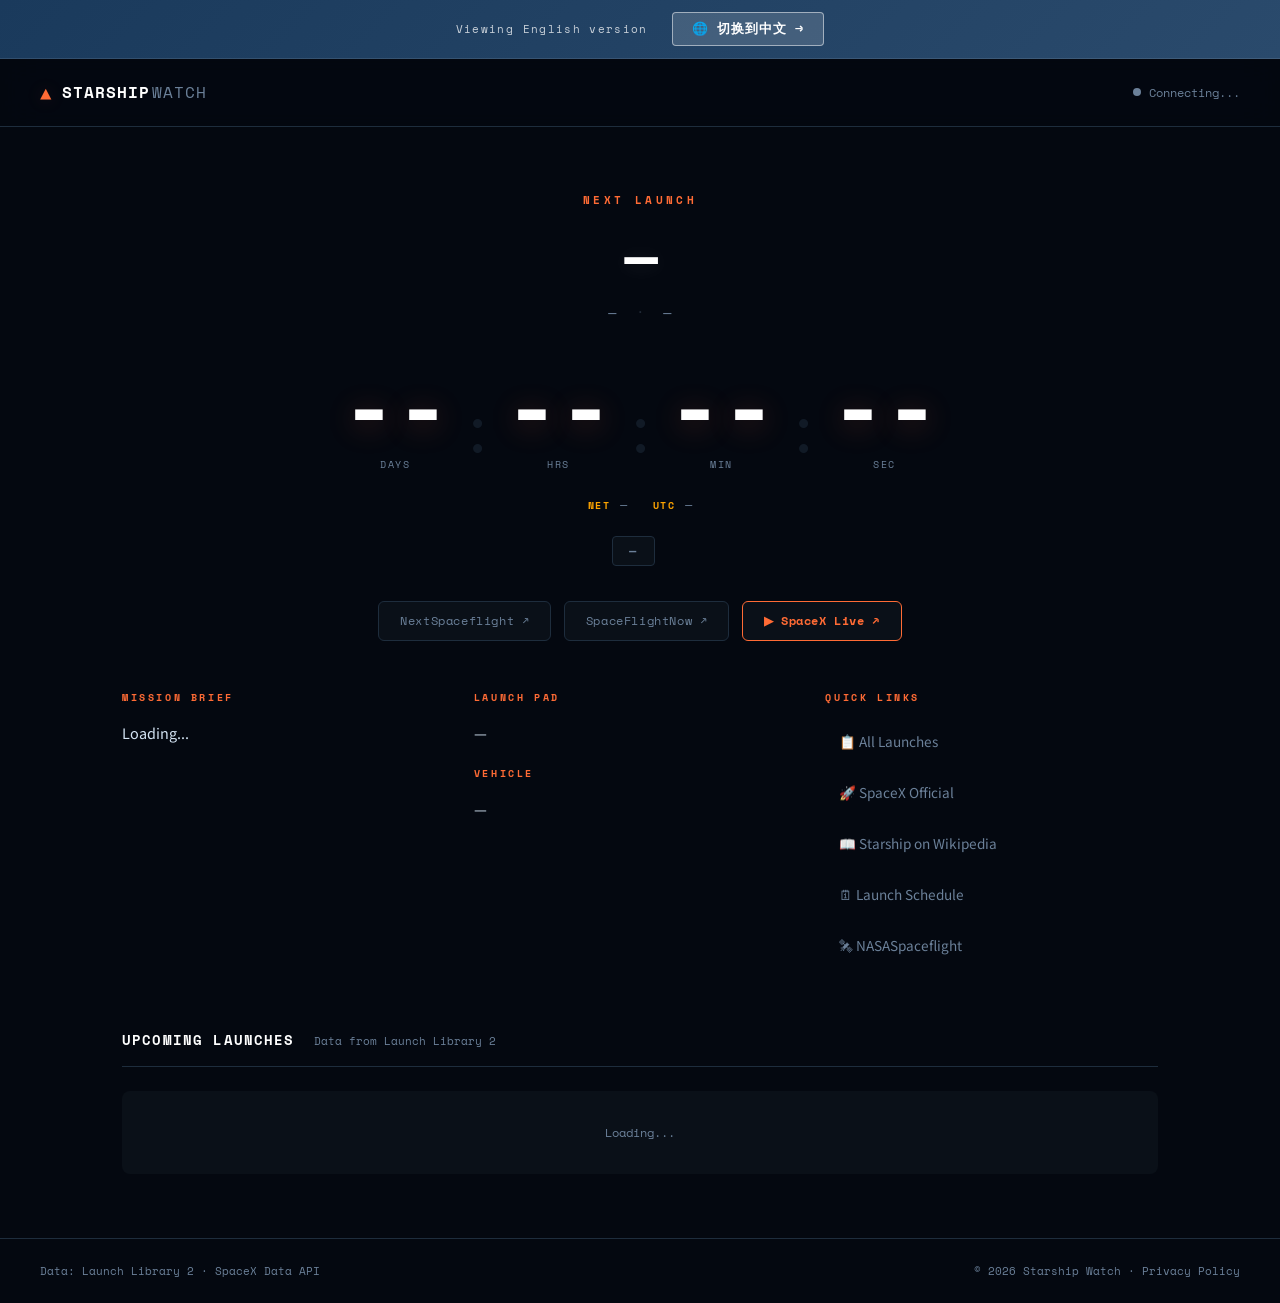
<file: index.html>
<!DOCTYPE html>
<html lang="en">
<head>
<meta charset="UTF-8">
<meta name="viewport" content="width=device-width, initial-scale=1.0">
<title>Starship Watch — Launch Tracker</title>
  <meta name="description" content="Track every SpaceX Starship launch in real time. Countdowns, mission briefs, launch schedules, and live updates — all in one place.">
  <meta property="og:type" content="website">
  <meta property="og:site_name" content="Starship Watch">
  <meta property="og:url" content="https://www.starship-tracker.space/">
  <meta property="og:title" content="Starship Watch — Real-time SpaceX Launch Tracker">
  <meta property="og:description" content="Track every SpaceX Starship launch in real time. Countdowns, mission briefs, launch schedules, and live updates — all in one place.">
  <meta property="og:image" content="https://www.starship-tracker.space/og-cover.jpg">
  <meta property="og:locale" content="en_US">
  <meta property="og:locale:alternate" content="zh_CN">
  <meta name="twitter:card" content="summary_large_image">
  <meta name="twitter:title" content="Starship Watch — Real-time SpaceX Launch Tracker">
  <meta name="twitter:description" content="Track every SpaceX Starship launch in real time. Countdowns, mission briefs, launch schedules, and live updates — all in one place.">
  <meta name="twitter:image" content="https://www.starship-tracker.space/og-cover.jpg">
  <link rel="canonical" href="https://www.starship-tracker.space/">
  <link rel="alternate" hreflang="en" href="https://www.starship-tracker.space/">
  <link rel="alternate" hreflang="zh-CN" href="https://www.starship-tracker.space/zh.html">
  <link rel="alternate" hreflang="x-default" href="https://www.starship-tracker.space/">
  <link rel="preconnect" href="https://fonts.googleapis.com">
<link href="https://fonts.googleapis.com/css2?family=Space+Mono:wght@400;700&family=Noto+Sans+SC:wght@300;400;500&display=swap" rel="stylesheet">
<link rel="stylesheet" href="style.css">
  <!-- Google AdSense -->
  <script async src="https://pagead2.googlesyndication.com/pagead/js/adsbygoogle.js?client=ca-pub-1574975766873033" crossorigin="anonymous"></script>
  <!-- Google Analytics -->
  <script async src="https://www.googletagmanager.com/gtag/js?id=G-8QHQLHM57Y"></script>
  <script>window.dataLayer=window.dataLayer||[];function gtag(){dataLayer.push(arguments);}gtag('js',new Date());gtag('config','G-8QHQLHM57Y');</script>
</head>
<body>

<div class="starfield" id="starfield"></div>

<div class="lang-banner lang-banner-en">
  <span class="lang-banner-label">Viewing English version</span>
  <a href="zh.html" class="lang-switch-btn">
    <span>🌐</span>
    切换到中文
    <span class="lang-switch-arrow">→</span>
  </a>
</div>

<header>
  <div class="logo">
    <span class="logo-mark">▲</span>
    <span class="logo-text">STARSHIP<span class="logo-sub">WATCH</span></span>
  </div>
  <div class="header-status">
    <span class="pulse-dot" id="statusDot"></span>
    <span id="statusText">Connecting...</span>
  </div>
</header>

<main>
  <section class="hero">
    <div class="hero-label">Next Launch</div>
    <h1 class="mission-name" id="missionName">—</h1>
    <div class="mission-meta">
      <span id="rocketName">—</span>
      <span class="sep">·</span>
      <span id="padName">—</span>
    </div>
    <div class="countdown" id="countdown">
      <div class="cd-block"><span class="cd-num" id="cd-d">--</span><span class="cd-label">days</span></div>
      <div class="cd-sep">:</div>
      <div class="cd-block"><span class="cd-num" id="cd-h">--</span><span class="cd-label">hrs</span></div>
      <div class="cd-sep">:</div>
      <div class="cd-block"><span class="cd-num" id="cd-m">--</span><span class="cd-label">min</span></div>
      <div class="cd-sep">:</div>
      <div class="cd-block"><span class="cd-num" id="cd-s">--</span><span class="cd-label">sec</span></div>
    </div>
    <div class="launch-time-row">
      <span class="launch-time-label">NET</span>
      <span id="launchTimeLocal">—</span>
      <span class="launch-time-label" style="margin-left:1rem">UTC</span>
      <span id="launchTimeUTC">—</span>
    </div>
    <div class="status-badge-row">
      <span class="status-badge" id="statusBadge">—</span>
      <span class="prob-badge" id="probBadge"></span>
    </div>
    <div class="hero-links">
      <a id="linkNSF" href="https://nextspaceflight.com" target="_blank" class="ext-btn">NextSpaceflight ↗</a>
      <a id="linkSFN" href="https://spaceflightnow.com" target="_blank" class="ext-btn">SpaceFlightNow ↗</a>
      <a id="linkYT"  href="https://www.youtube.com/@SpaceX" target="_blank" class="ext-btn live-btn">▶ SpaceX Live ↗</a>
    </div>
  </section>

  <section class="info-grid">
    <div class="info-card">
      <div class="info-card-title">Mission Brief</div>
      <div class="info-card-body" id="missionDesc">Loading...</div>
    </div>
    <div class="info-card">
      <div class="info-card-title">Launch Pad</div>
      <div class="info-card-body" id="padInfo">—</div>
      <div class="info-card-title" style="margin-top:1.2rem">Vehicle</div>
      <div class="info-card-body" id="rocketInfo">—</div>
    </div>
    <div class="info-card">
      <div class="info-card-title">Quick Links</div>
      <div class="links-list">
        <a href="https://nextspaceflight.com/launches" target="_blank" class="link-item">📋 All Launches</a>
        <a href="https://www.spacex.com/launches" target="_blank" class="link-item">🚀 SpaceX Official</a>
        <a href="https://en.wikipedia.org/wiki/Starship_(rocket)" target="_blank" class="link-item">📖 Starship on Wikipedia</a>
        <a href="https://spaceflightnow.com/launch-schedule/" target="_blank" class="link-item">🗓 Launch Schedule</a>
        <a href="https://www.nasaspaceflight.com" target="_blank" class="link-item">🛰 NASASpaceflight</a>
      </div>
    </div>
  </section>

  <section class="upcoming">
    <div class="section-header">
      <h2>Upcoming Launches</h2>
      <span class="section-sub">Data from Launch Library 2</span>
    </div>
    <div id="upcomingList" class="launch-list">
      <div class="loading-row">Loading...</div>
    </div>
  </section>
</main>

<footer>
  <span>Data: <a href="https://ll.thespacedevs.com" target="_blank">Launch Library 2</a> · <a href="https://api.spacexdata.com" target="_blank">SpaceX Data API</a></span>
  <span id="lastUpdated"></span>
  <span>© 2026 Starship Watch · <a href="/privacy">Privacy Policy</a></span>
</footer>

<script>
window.LOCALE = {
  connecting: 'Connecting...', updated: 'Updated', noData: 'No data',
  loading: 'Loading...', fallback: 'Using fallback source', fetchFail: 'Fetch failed, retrying soon',
  noDesc: 'No mission description available.', fallbackDesc: 'No description (SpaceX Data API)',
  dateLocale: 'en-US', timeLabels: ['days','hrs','min','sec'],
};
</script>
<script src="app.js"></script>
</body>
</html>
</file>
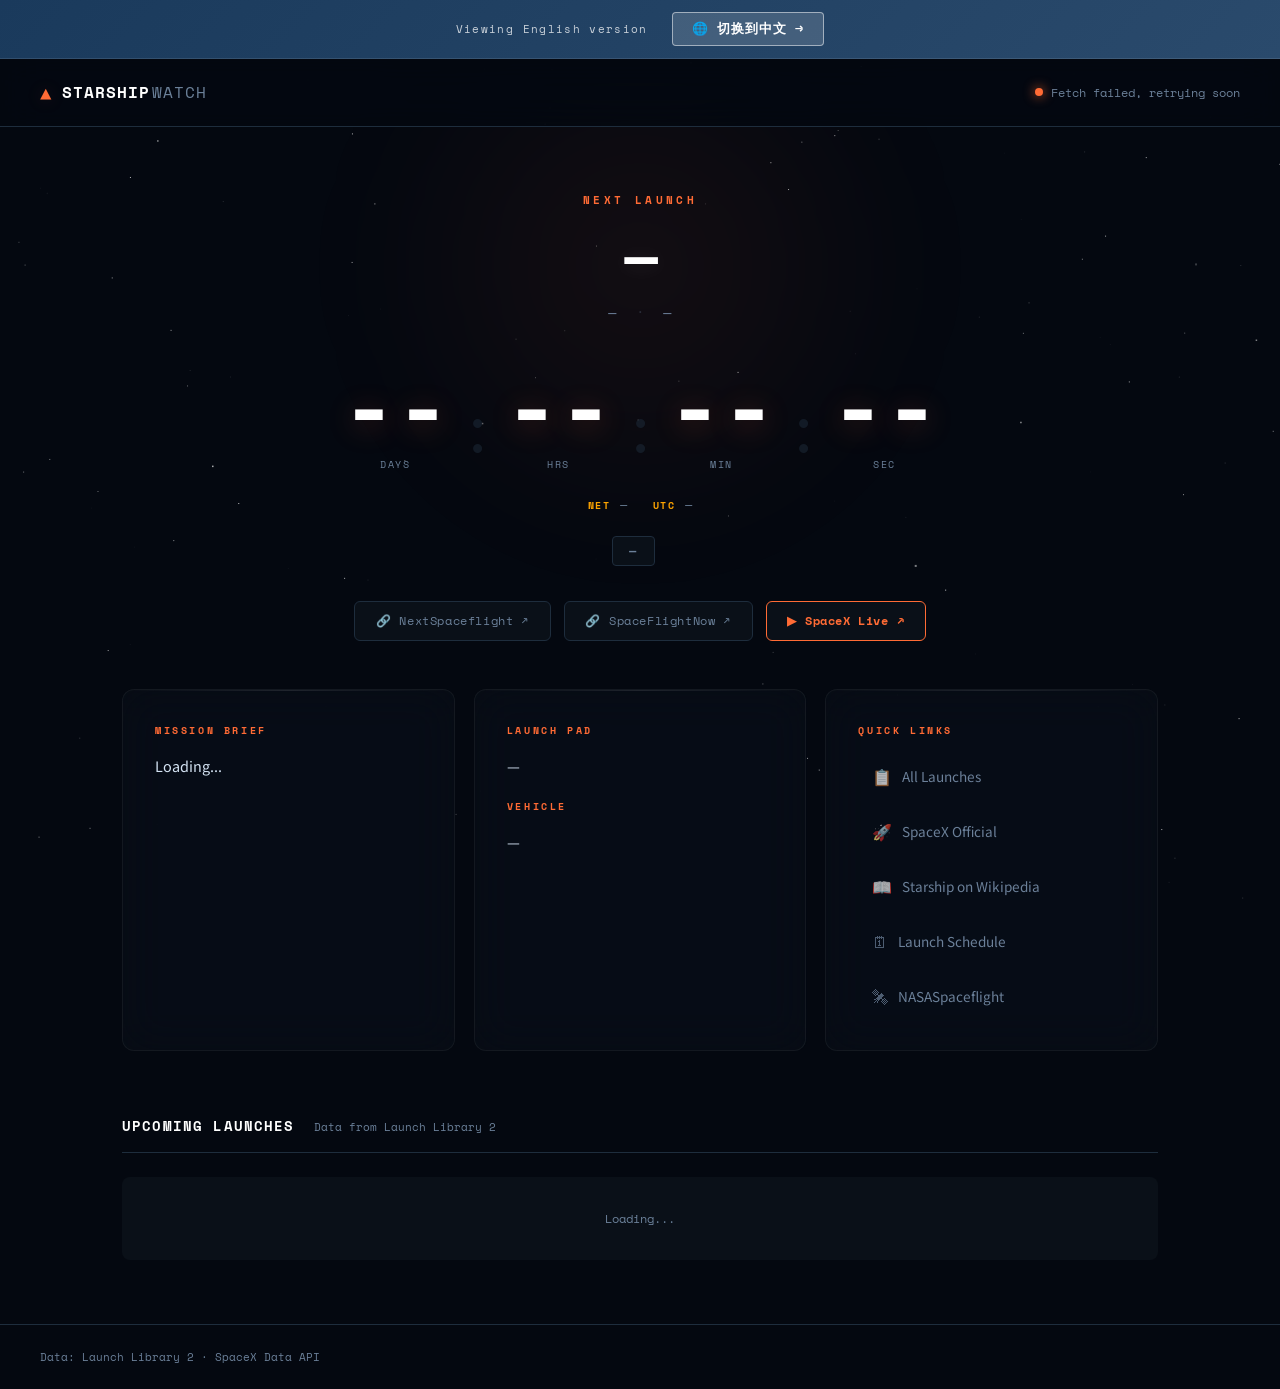
<file: en-v2.html>
<!DOCTYPE html>
<html lang="en">
<head>
<meta charset="UTF-8">
<meta name="viewport" content="width=device-width, initial-scale=1.0">
<title>Starship Watch — Launch Tracker</title>

<!-- Optimized font loading -->
<link rel="preconnect" href="https://fonts.googleapis.com">
<link rel="preconnect" href="https://fonts.gstatic.com" crossorigin>
<link href="https://fonts.googleapis.com/css2?family=Space+Mono:wght@400;700&family=Noto+Sans+SC:wght@300;400;500&display=swap" rel="stylesheet">

<!-- Critical CSS inlined for faster first paint -->
<style>
:root {
  --bg: #040810;
  --bg2: #0a1018;
  --bg3: #121820;
  --border: #1e2d3d;
  --accent: #ff6b35;
  --accent2: #ffa500;
  --text: #d4e4f4;
  --text-dim: #6b8099;
  --text-bright: #ffffff;
  --green: #00d9a3;
  --mono: 'Space Mono', 'Courier New', monospace;
  --sans: 'Noto Sans SC', -apple-system, BlinkMacSystemFont, sans-serif;
}
* { box-sizing: border-box; margin: 0; padding: 0; }
html { scroll-behavior: smooth; }
body {
  background: var(--bg);
  color: var(--text);
  font-family: var(--sans);
  min-height: 100vh;
  overflow-x: hidden;
  font-display: swap;
}
#starfield-canvas {
  position: fixed;
  inset: 0;
  pointer-events: none;
  z-index: 0;
  opacity: 0;
  transition: opacity 0.8s ease-in;
}
#starfield-canvas.loaded { opacity: 1; }
</style>

<link rel="stylesheet" href="style-v2.css">

<!-- Google Analytics -->
<script async src="https://www.googletagmanager.com/gtag/js?id=G-8QHQLHM57Y"></script>
<script>
  window.dataLayer = window.dataLayer || [];
  function gtag(){dataLayer.push(arguments);}
  gtag('js', new Date());
  gtag('config', 'G-8QHQLHM57Y');
</script>

<!-- Google AdSense -->
<script async src="https://pagead2.googlesyndication.com/pagead/js/adsbygoogle.js?client=ca-pub-1574975766873033"
     crossorigin="anonymous"></script>
</head>
<body>

<!-- Canvas-based starfield for better performance -->
<canvas id="starfield-canvas"></canvas>

<!-- Loading skeleton -->
<div class="loading-skeleton" id="loadingSkeleton">
  <div class="skeleton-header"></div>
  <div class="skeleton-hero"></div>
</div>

<div class="lang-banner lang-banner-en">
  <span class="lang-banner-label">Viewing English version</span>
  <a href="zh.html" class="lang-switch-btn">
    <span>🌐</span>
    切换到中文
    <span class="lang-switch-arrow">→</span>
  </a>
</div>

<header class="header-animated">
  <div class="logo">
    <span class="logo-mark">▲</span>
    <span class="logo-text">STARSHIP<span class="logo-sub">WATCH</span></span>
  </div>
  <div class="header-status">
    <span class="pulse-dot" id="statusDot"></span>
    <span id="statusText">Connecting...</span>
  </div>
</header>

<main>
  <section class="hero">
    <div class="hero-glow"></div>
    <div class="hero-label fade-in-up">Next Launch</div>
    <h1 class="mission-name fade-in-up" id="missionName" style="animation-delay: 0.1s">—</h1>
    <div class="mission-meta fade-in-up" style="animation-delay: 0.2s">
      <span id="rocketName">—</span>
      <span class="sep">·</span>
      <span id="padName">—</span>
    </div>
    
    <!-- Enhanced countdown with flip animation -->
    <div class="countdown fade-in-up" id="countdown" style="animation-delay: 0.3s">
      <div class="cd-block">
        <div class="cd-flip-container">
          <span class="cd-num" id="cd-d">--</span>
        </div>
        <span class="cd-label">days</span>
      </div>
      <div class="cd-sep">:</div>
      <div class="cd-block">
        <div class="cd-flip-container">
          <span class="cd-num" id="cd-h">--</span>
        </div>
        <span class="cd-label">hrs</span>
      </div>
      <div class="cd-sep">:</div>
      <div class="cd-block">
        <div class="cd-flip-container">
          <span class="cd-num" id="cd-m">--</span>
        </div>
        <span class="cd-label">min</span>
      </div>
      <div class="cd-sep">:</div>
      <div class="cd-block">
        <div class="cd-flip-container">
          <span class="cd-num" id="cd-s">--</span>
        </div>
        <span class="cd-label">sec</span>
      </div>
    </div>
    
    <div class="launch-time-row fade-in-up" style="animation-delay: 0.4s">
      <span class="launch-time-label">NET</span>
      <span id="launchTimeLocal">—</span>
      <span class="launch-time-label" style="margin-left:1rem">UTC</span>
      <span id="launchTimeUTC">—</span>
    </div>
    
    <div class="status-badge-row fade-in-up" style="animation-delay: 0.5s">
      <span class="status-badge" id="statusBadge">—</span>
      <span class="prob-badge" id="probBadge"></span>
    </div>
    
    <div class="hero-links fade-in-up" style="animation-delay: 0.6s">
      <a id="linkNSF" href="https://nextspaceflight.com" target="_blank" class="ext-btn">
        <span class="btn-icon">🔗</span>
        <span>NextSpaceflight</span>
        <span class="btn-arrow">↗</span>
      </a>
      <a id="linkSFN" href="https://spaceflightnow.com" target="_blank" class="ext-btn">
        <span class="btn-icon">🔗</span>
        <span>SpaceFlightNow</span>
        <span class="btn-arrow">↗</span>
      </a>
      <a id="linkYT" href="https://www.youtube.com/@SpaceX" target="_blank" class="ext-btn live-btn">
        <span class="btn-icon">▶</span>
        <span>SpaceX Live</span>
        <span class="btn-arrow">↗</span>
      </a>
    </div>
  </section>

  <!-- Enhanced info grid with glassmorphism -->
  <section class="info-grid">
    <div class="info-card glass-card">
      <div class="card-glow"></div>
      <div class="info-card-title">Mission Brief</div>
      <div class="info-card-body" id="missionDesc">Loading...</div>
    </div>
    <div class="info-card glass-card">
      <div class="card-glow"></div>
      <div class="info-card-title">Launch Pad</div>
      <div class="info-card-body" id="padInfo">—</div>
      <div class="info-card-title" style="margin-top:1.2rem">Vehicle</div>
      <div class="info-card-body" id="rocketInfo">—</div>
    </div>
    <div class="info-card glass-card">
      <div class="card-glow"></div>
      <div class="info-card-title">Quick Links</div>
      <div class="links-list">
        <a href="https://nextspaceflight.com/launches" target="_blank" class="link-item">
          <span class="link-icon">📋</span>
          <span>All Launches</span>
        </a>
        <a href="https://www.spacex.com/launches" target="_blank" class="link-item">
          <span class="link-icon">🚀</span>
          <span>SpaceX Official</span>
        </a>
        <a href="https://en.wikipedia.org/wiki/Starship_(rocket)" target="_blank" class="link-item">
          <span class="link-icon">📖</span>
          <span>Starship on Wikipedia</span>
        </a>
        <a href="https://spaceflightnow.com/launch-schedule/" target="_blank" class="link-item">
          <span class="link-icon">🗓</span>
          <span>Launch Schedule</span>
        </a>
        <a href="https://www.nasaspaceflight.com" target="_blank" class="link-item">
          <span class="link-icon">🛰</span>
          <span>NASASpaceflight</span>
        </a>
      </div>
    </div>
  </section>

  <section class="upcoming">
    <div class="section-header">
      <h2>Upcoming Launches</h2>
      <span class="section-sub">Data from Launch Library 2</span>
    </div>
    <div id="upcomingList" class="launch-list">
      <div class="loading-row">Loading...</div>
    </div>
  </section>
</main>

<footer>
  <span>Data: <a href="https://ll.thespacedevs.com" target="_blank">Launch Library 2</a> · <a href="https://api.spacexdata.com" target="_blank">SpaceX Data API</a></span>
  <span id="lastUpdated"></span>
</footer>

<script>
window.LOCALE = {
  connecting: 'Connecting...', updated: 'Updated', noData: 'No data',
  loading: 'Loading...', fallback: 'Using fallback source', fetchFail: 'Fetch failed, retrying soon',
  noDesc: 'No mission description available.', fallbackDesc: 'No description (SpaceX Data API)',
  dateLocale: 'en-US', timeLabels: ['days','hrs','min','sec'],
};
</script>
<script src="app-v2.js"></script>
</body>
</html>
</file>
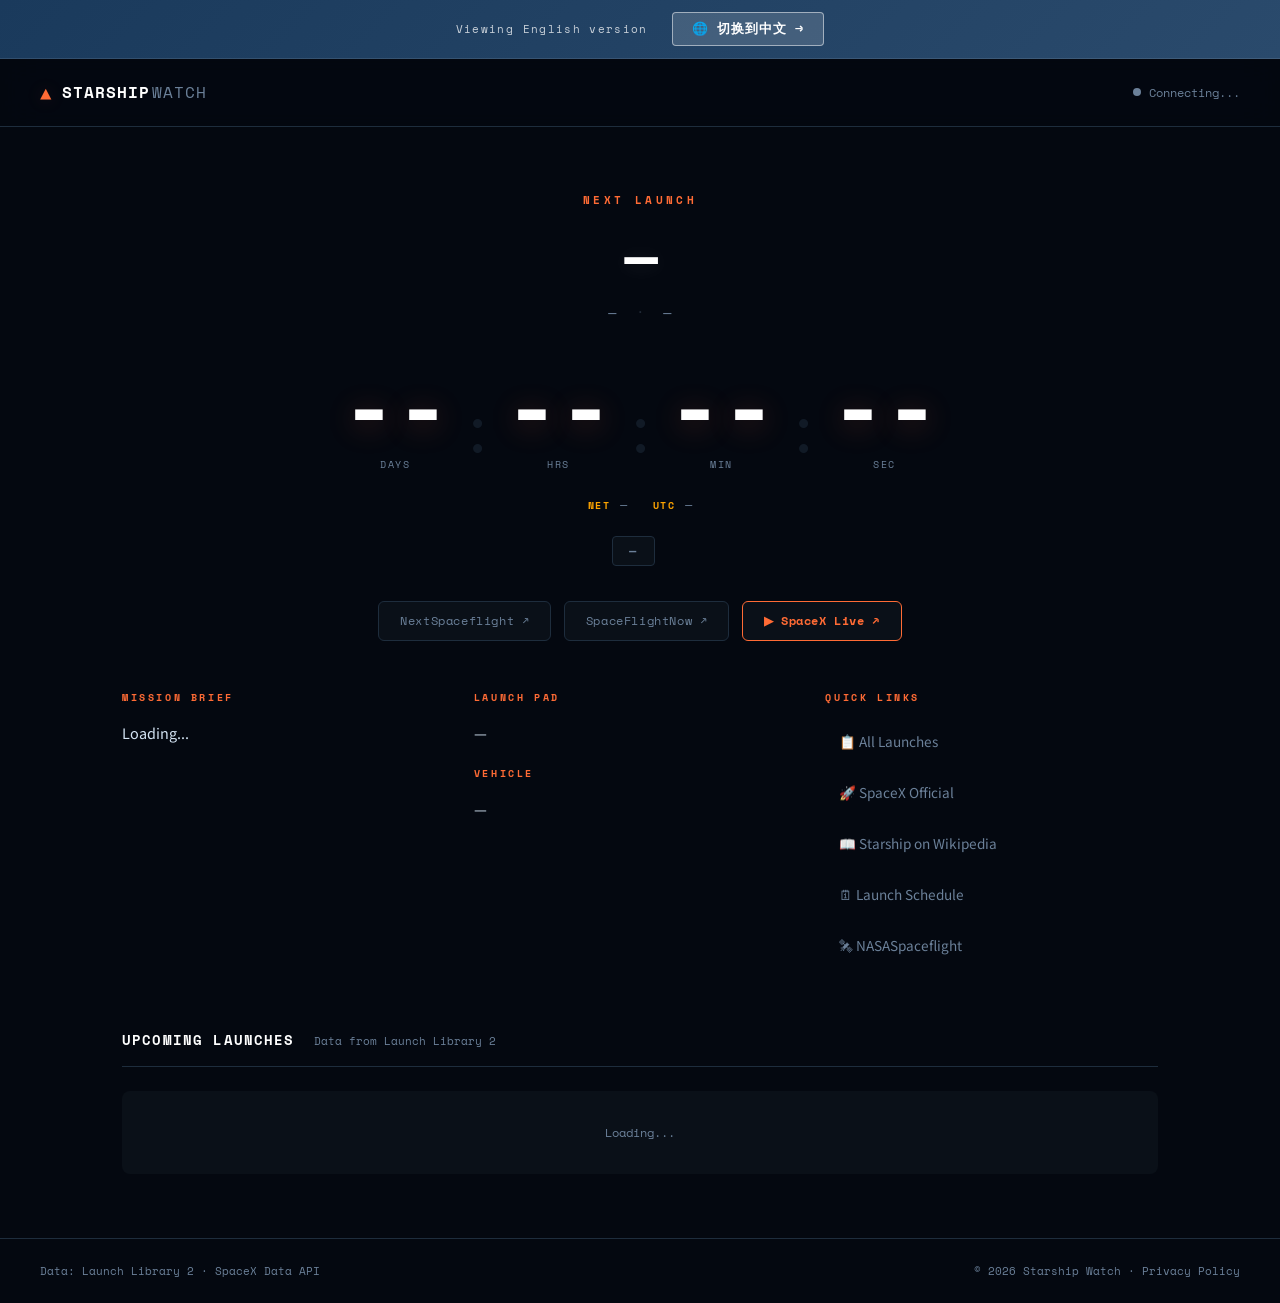
<file: en.html>
<!DOCTYPE html>
<html lang="en">
<head>
<meta charset="UTF-8">
<meta name="viewport" content="width=device-width, initial-scale=1.0">
<title>Starship Watch — Launch Tracker</title>
  <meta name="description" content="Track every SpaceX Starship launch in real time. Countdowns, mission briefs, launch schedules, and live updates — all in one place.">
  <meta property="og:type" content="website">
  <meta property="og:site_name" content="Starship Watch">
  <meta property="og:url" content="https://www.starship-tracker.space/en.html">
  <meta property="og:title" content="Starship Watch — Real-time SpaceX Launch Tracker">
  <meta property="og:description" content="Track every SpaceX Starship launch in real time. Countdowns, mission briefs, launch schedules, and live updates — all in one place.">
  <meta property="og:image" content="https://www.starship-tracker.space/og-cover.jpg">
  <meta property="og:locale" content="en_US">
  <meta property="og:locale:alternate" content="zh_CN">
  <meta name="twitter:card" content="summary_large_image">
  <meta name="twitter:title" content="Starship Watch — Real-time SpaceX Launch Tracker">
  <meta name="twitter:description" content="Track every SpaceX Starship launch in real time. Countdowns, mission briefs, launch schedules, and live updates — all in one place.">
  <meta name="twitter:image" content="https://www.starship-tracker.space/og-cover.jpg">
  <link rel="canonical" href="https://www.starship-tracker.space/en.html">
  <link rel="alternate" hreflang="en" href="https://www.starship-tracker.space/en.html">
  <link rel="alternate" hreflang="zh-CN" href="https://www.starship-tracker.space/zh.html">
  <link rel="alternate" hreflang="x-default" href="https://www.starship-tracker.space/">
  <link rel="preconnect" href="https://fonts.googleapis.com">
<link href="https://fonts.googleapis.com/css2?family=Space+Mono:wght@400;700&family=Noto+Sans+SC:wght@300;400;500&display=swap" rel="stylesheet">
<link rel="stylesheet" href="style.css">
  <!-- Google AdSense -->
  <script async src="https://pagead2.googlesyndication.com/pagead/js/adsbygoogle.js?client=ca-pub-1574975766873033" crossorigin="anonymous"></script>
  <!-- Google Analytics -->
  <script async src="https://www.googletagmanager.com/gtag/js?id=G-8QHQLHM57Y"></script>
  <script>window.dataLayer=window.dataLayer||[];function gtag(){dataLayer.push(arguments);}gtag('js',new Date());gtag('config','G-8QHQLHM57Y');</script>
</head>
<body>

<div class="starfield" id="starfield"></div>

<div class="lang-banner lang-banner-en">
  <span class="lang-banner-label">Viewing English version</span>
  <a href="index.html" class="lang-switch-btn">
    <span>🌐</span>
    切换到中文
    <span class="lang-switch-arrow">→</span>
  </a>
</div>

<header>
  <div class="logo">
    <span class="logo-mark">▲</span>
    <span class="logo-text">STARSHIP<span class="logo-sub">WATCH</span></span>
  </div>
  <div class="header-status">
    <span class="pulse-dot" id="statusDot"></span>
    <span id="statusText">Connecting...</span>
  </div>
</header>

<main>
  <section class="hero">
    <div class="hero-label">Next Launch</div>
    <h1 class="mission-name" id="missionName">—</h1>
    <div class="mission-meta">
      <span id="rocketName">—</span>
      <span class="sep">·</span>
      <span id="padName">—</span>
    </div>
    <div class="countdown" id="countdown">
      <div class="cd-block"><span class="cd-num" id="cd-d">--</span><span class="cd-label">days</span></div>
      <div class="cd-sep">:</div>
      <div class="cd-block"><span class="cd-num" id="cd-h">--</span><span class="cd-label">hrs</span></div>
      <div class="cd-sep">:</div>
      <div class="cd-block"><span class="cd-num" id="cd-m">--</span><span class="cd-label">min</span></div>
      <div class="cd-sep">:</div>
      <div class="cd-block"><span class="cd-num" id="cd-s">--</span><span class="cd-label">sec</span></div>
    </div>
    <div class="launch-time-row">
      <span class="launch-time-label">NET</span>
      <span id="launchTimeLocal">—</span>
      <span class="launch-time-label" style="margin-left:1rem">UTC</span>
      <span id="launchTimeUTC">—</span>
    </div>
    <div class="status-badge-row">
      <span class="status-badge" id="statusBadge">—</span>
      <span class="prob-badge" id="probBadge"></span>
    </div>
    <div class="hero-links">
      <a id="linkNSF" href="https://nextspaceflight.com" target="_blank" class="ext-btn">NextSpaceflight ↗</a>
      <a id="linkSFN" href="https://spaceflightnow.com" target="_blank" class="ext-btn">SpaceFlightNow ↗</a>
      <a id="linkYT"  href="https://www.youtube.com/@SpaceX" target="_blank" class="ext-btn live-btn">▶ SpaceX Live ↗</a>
    </div>
  </section>

  <section class="info-grid">
    <div class="info-card">
      <div class="info-card-title">Mission Brief</div>
      <div class="info-card-body" id="missionDesc">Loading...</div>
    </div>
    <div class="info-card">
      <div class="info-card-title">Launch Pad</div>
      <div class="info-card-body" id="padInfo">—</div>
      <div class="info-card-title" style="margin-top:1.2rem">Vehicle</div>
      <div class="info-card-body" id="rocketInfo">—</div>
    </div>
    <div class="info-card">
      <div class="info-card-title">Quick Links</div>
      <div class="links-list">
        <a href="https://nextspaceflight.com/launches" target="_blank" class="link-item">📋 All Launches</a>
        <a href="https://www.spacex.com/launches" target="_blank" class="link-item">🚀 SpaceX Official</a>
        <a href="https://en.wikipedia.org/wiki/Starship_(rocket)" target="_blank" class="link-item">📖 Starship on Wikipedia</a>
        <a href="https://spaceflightnow.com/launch-schedule/" target="_blank" class="link-item">🗓 Launch Schedule</a>
        <a href="https://www.nasaspaceflight.com" target="_blank" class="link-item">🛰 NASASpaceflight</a>
      </div>
    </div>
  </section>

  <section class="upcoming">
    <div class="section-header">
      <h2>Upcoming Launches</h2>
      <span class="section-sub">Data from Launch Library 2</span>
    </div>
    <div id="upcomingList" class="launch-list">
      <div class="loading-row">Loading...</div>
    </div>
  </section>
</main>

<footer>
  <span>Data: <a href="https://ll.thespacedevs.com" target="_blank">Launch Library 2</a> · <a href="https://api.spacexdata.com" target="_blank">SpaceX Data API</a></span>
  <span id="lastUpdated"></span>
  <span>© 2026 Starship Watch · <a href="/privacy">Privacy Policy</a></span>
</footer>

<script>
window.LOCALE = {
  connecting: 'Connecting...', updated: 'Updated', noData: 'No data',
  loading: 'Loading...', fallback: 'Using fallback source', fetchFail: 'Fetch failed, retrying soon',
  noDesc: 'No mission description available.', fallbackDesc: 'No description (SpaceX Data API)',
  dateLocale: 'en-US', timeLabels: ['days','hrs','min','sec'],
};
</script>
<script src="app.js"></script>
</body>
</html>
</file>
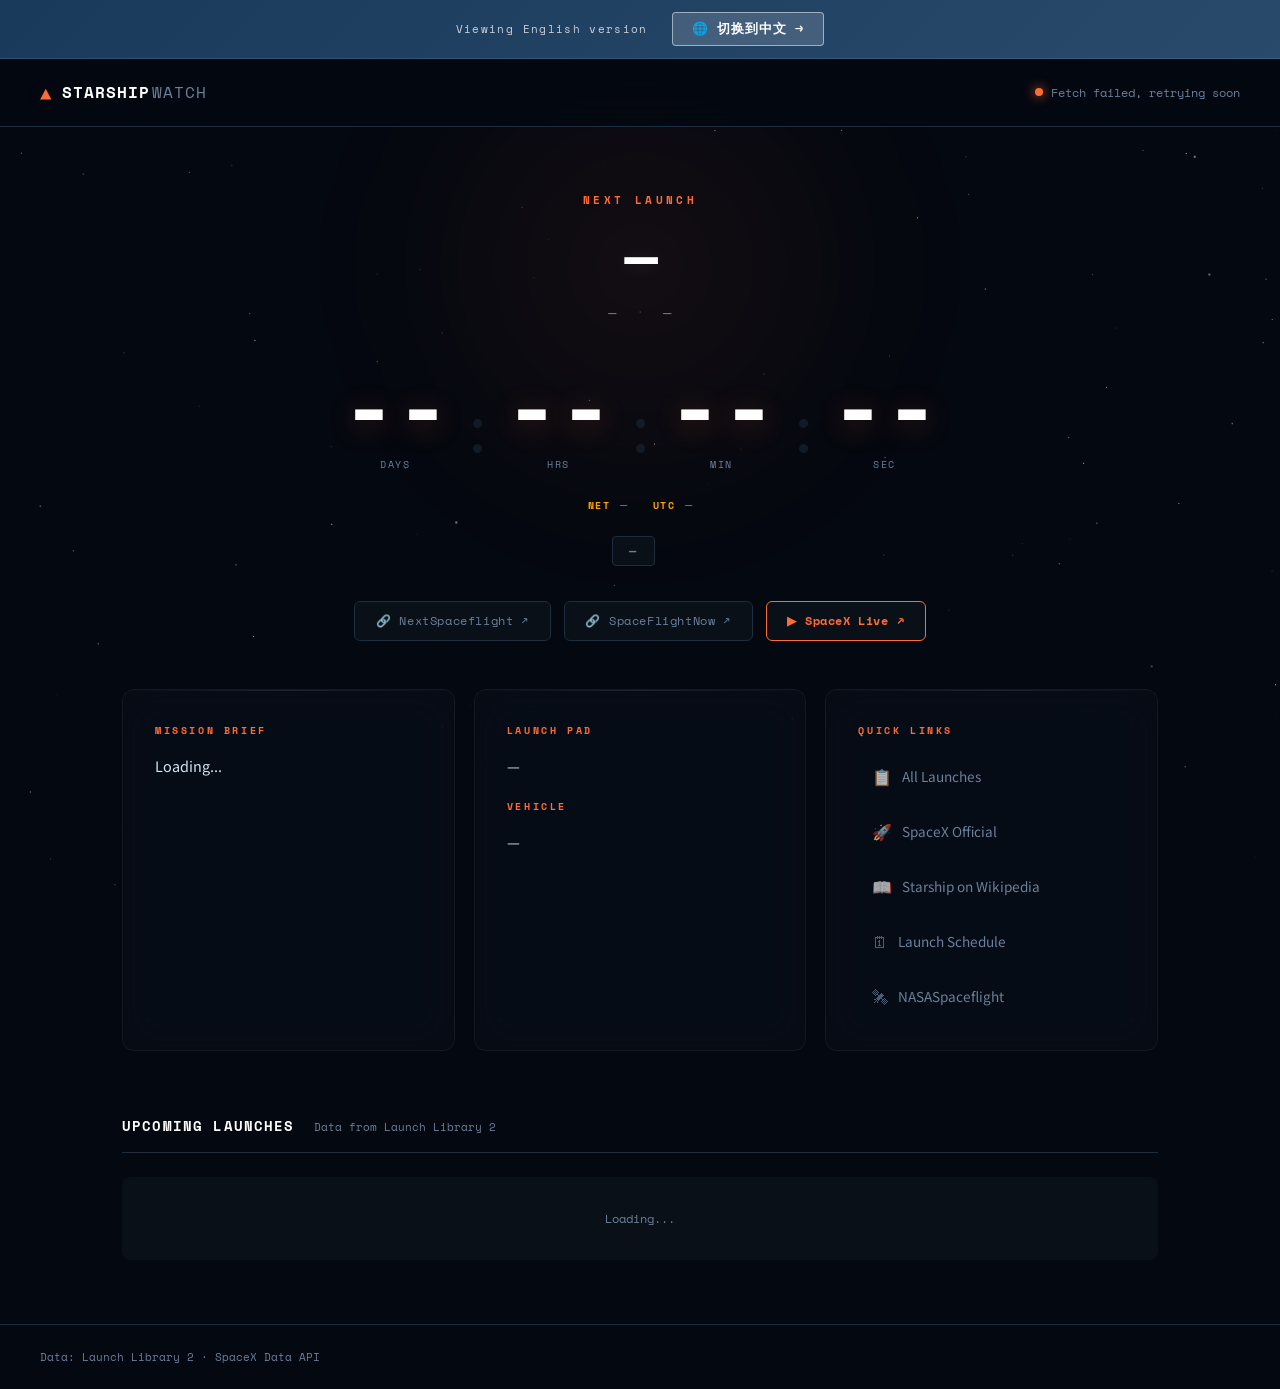
<file: index-v2.html>
<!DOCTYPE html>
<html lang="en">
<head>
<meta charset="UTF-8">
<meta name="viewport" content="width=device-width, initial-scale=1.0">
<title>Starship Watch — Launch Tracker</title>

<!-- Optimized font loading -->
<link rel="preconnect" href="https://fonts.googleapis.com">
<link rel="preconnect" href="https://fonts.gstatic.com" crossorigin>
<link href="https://fonts.googleapis.com/css2?family=Space+Mono:wght@400;700&family=Noto+Sans+SC:wght@300;400;500&display=swap" rel="stylesheet">

<!-- Critical CSS inlined for faster first paint -->
<style>
:root {
  --bg: #040810;
  --bg2: #0a1018;
  --bg3: #121820;
  --border: #1e2d3d;
  --accent: #ff6b35;
  --accent2: #ffa500;
  --text: #d4e4f4;
  --text-dim: #6b8099;
  --text-bright: #ffffff;
  --green: #00d9a3;
  --glow-accent: rgba(255, 107, 53, 0.15);
  --glow-green: rgba(0, 217, 163, 0.15);
  --mono: 'Space Mono', 'Courier New', monospace;
  --sans: 'Noto Sans SC', -apple-system, BlinkMacSystemFont, sans-serif;
}

* { box-sizing: border-box; margin: 0; padding: 0; }
html { scroll-behavior: smooth; }

body {
  background: var(--bg);
  color: var(--text);
  font-family: var(--sans);
  min-height: 100vh;
  overflow-x: hidden;
  font-display: swap;
}

/* Optimized Canvas Starfield - replaces DOM stars */
#starfield-canvas {
  position: fixed;
  inset: 0;
  pointer-events: none;
  z-index: 0;
  opacity: 0;
  transition: opacity 0.8s ease-in;
}
#starfield-canvas.loaded { opacity: 1; }
</style>

<link rel="stylesheet" href="style-v2.css">

<!-- Google Analytics -->
<script async src="https://www.googletagmanager.com/gtag/js?id=G-8QHQLHM57Y"></script>
<script>
  window.dataLayer = window.dataLayer || [];
  function gtag(){dataLayer.push(arguments);}
  gtag('js', new Date());
  gtag('config', 'G-8QHQLHM57Y');
</script>

<!-- Google AdSense -->
<script async src="https://pagead2.googlesyndication.com/pagead/js/adsbygoogle.js?client=ca-pub-1574975766873033"
     crossorigin="anonymous"></script>
</head>
<body>

<!-- Canvas-based starfield for better performance -->
<canvas id="starfield-canvas"></canvas>

<!-- Loading skeleton -->
<div class="loading-skeleton" id="loadingSkeleton">
  <div class="skeleton-header"></div>
  <div class="skeleton-hero"></div>
</div>

<div class="lang-banner lang-banner-en">
  <span class="lang-banner-label">Viewing English version</span>
  <a href="zh.html" class="lang-switch-btn">
    <span>🌐</span>
    切换到中文
    <span class="lang-switch-arrow">→</span>
  </a>
</div>

<header class="header-animated">
  <div class="logo">
    <span class="logo-mark">▲</span>
    <span class="logo-text">STARSHIP<span class="logo-sub">WATCH</span></span>
  </div>
  <div class="header-status">
    <span class="pulse-dot" id="statusDot"></span>
    <span id="statusText">Connecting...</span>
  </div>
</header>

<main>
  <section class="hero">
    <div class="hero-glow"></div>
    <div class="hero-label fade-in-up">Next Launch</div>
    <h1 class="mission-name fade-in-up" id="missionName" style="animation-delay: 0.1s">—</h1>
    <div class="mission-meta fade-in-up" style="animation-delay: 0.2s">
      <span id="rocketName">—</span>
      <span class="sep">·</span>
      <span id="padName">—</span>
    </div>
    
    <!-- Enhanced countdown with flip animation -->
    <div class="countdown fade-in-up" id="countdown" style="animation-delay: 0.3s">
      <div class="cd-block">
        <div class="cd-flip-container">
          <span class="cd-num" id="cd-d">--</span>
        </div>
        <span class="cd-label">days</span>
      </div>
      <div class="cd-sep">:</div>
      <div class="cd-block">
        <div class="cd-flip-container">
          <span class="cd-num" id="cd-h">--</span>
        </div>
        <span class="cd-label">hrs</span>
      </div>
      <div class="cd-sep">:</div>
      <div class="cd-block">
        <div class="cd-flip-container">
          <span class="cd-num" id="cd-m">--</span>
        </div>
        <span class="cd-label">min</span>
      </div>
      <div class="cd-sep">:</div>
      <div class="cd-block">
        <div class="cd-flip-container">
          <span class="cd-num" id="cd-s">--</span>
        </div>
        <span class="cd-label">sec</span>
      </div>
    </div>
    
    <div class="launch-time-row fade-in-up" style="animation-delay: 0.4s">
      <span class="launch-time-label">NET</span>
      <span id="launchTimeLocal">—</span>
      <span class="launch-time-label" style="margin-left:1rem">UTC</span>
      <span id="launchTimeUTC">—</span>
    </div>
    
    <div class="status-badge-row fade-in-up" style="animation-delay: 0.5s">
      <span class="status-badge" id="statusBadge">—</span>
      <span class="prob-badge" id="probBadge"></span>
    </div>
    
    <div class="hero-links fade-in-up" style="animation-delay: 0.6s">
      <a id="linkNSF" href="https://nextspaceflight.com" target="_blank" class="ext-btn">
        <span class="btn-icon">🔗</span>
        <span>NextSpaceflight</span>
        <span class="btn-arrow">↗</span>
      </a>
      <a id="linkSFN" href="https://spaceflightnow.com" target="_blank" class="ext-btn">
        <span class="btn-icon">🔗</span>
        <span>SpaceFlightNow</span>
        <span class="btn-arrow">↗</span>
      </a>
      <a id="linkYT" href="https://www.youtube.com/@SpaceX" target="_blank" class="ext-btn live-btn">
        <span class="btn-icon">▶</span>
        <span>SpaceX Live</span>
        <span class="btn-arrow">↗</span>
      </a>
    </div>
  </section>

  <!-- Enhanced info grid with glassmorphism -->
  <section class="info-grid">
    <div class="info-card glass-card">
      <div class="card-glow"></div>
      <div class="info-card-title">Mission Brief</div>
      <div class="info-card-body" id="missionDesc">Loading...</div>
    </div>
    <div class="info-card glass-card">
      <div class="card-glow"></div>
      <div class="info-card-title">Launch Pad</div>
      <div class="info-card-body" id="padInfo">—</div>
      <div class="info-card-title" style="margin-top:1.2rem">Vehicle</div>
      <div class="info-card-body" id="rocketInfo">—</div>
    </div>
    <div class="info-card glass-card">
      <div class="card-glow"></div>
      <div class="info-card-title">Quick Links</div>
      <div class="links-list">
        <a href="https://nextspaceflight.com/launches" target="_blank" class="link-item">
          <span class="link-icon">📋</span>
          <span>All Launches</span>
        </a>
        <a href="https://www.spacex.com/launches" target="_blank" class="link-item">
          <span class="link-icon">🚀</span>
          <span>SpaceX Official</span>
        </a>
        <a href="https://en.wikipedia.org/wiki/Starship_(rocket)" target="_blank" class="link-item">
          <span class="link-icon">📖</span>
          <span>Starship on Wikipedia</span>
        </a>
        <a href="https://spaceflightnow.com/launch-schedule/" target="_blank" class="link-item">
          <span class="link-icon">🗓</span>
          <span>Launch Schedule</span>
        </a>
        <a href="https://www.nasaspaceflight.com" target="_blank" class="link-item">
          <span class="link-icon">🛰</span>
          <span>NASASpaceflight</span>
        </a>
      </div>
    </div>
  </section>

  <section class="upcoming">
    <div class="section-header">
      <h2>Upcoming Launches</h2>
      <span class="section-sub">Data from Launch Library 2</span>
    </div>
    <div id="upcomingList" class="launch-list">
      <div class="loading-row">Loading...</div>
    </div>
  </section>
</main>

<footer>
  <span>Data: <a href="https://ll.thespacedevs.com" target="_blank">Launch Library 2</a> · <a href="https://api.spacexdata.com" target="_blank">SpaceX Data API</a></span>
  <span id="lastUpdated"></span>
</footer>

<script>
window.LOCALE = {
  connecting: 'Connecting...', updated: 'Updated', noData: 'No data',
  loading: 'Loading...', fallback: 'Using fallback source', fetchFail: 'Fetch failed, retrying soon',
  noDesc: 'No mission description available.', fallbackDesc: 'No description (SpaceX Data API)',
  dateLocale: 'en-US', timeLabels: ['days','hrs','min','sec'],
};
</script>
<script src="app-v2.js"></script>
</body>
</html>
</file>
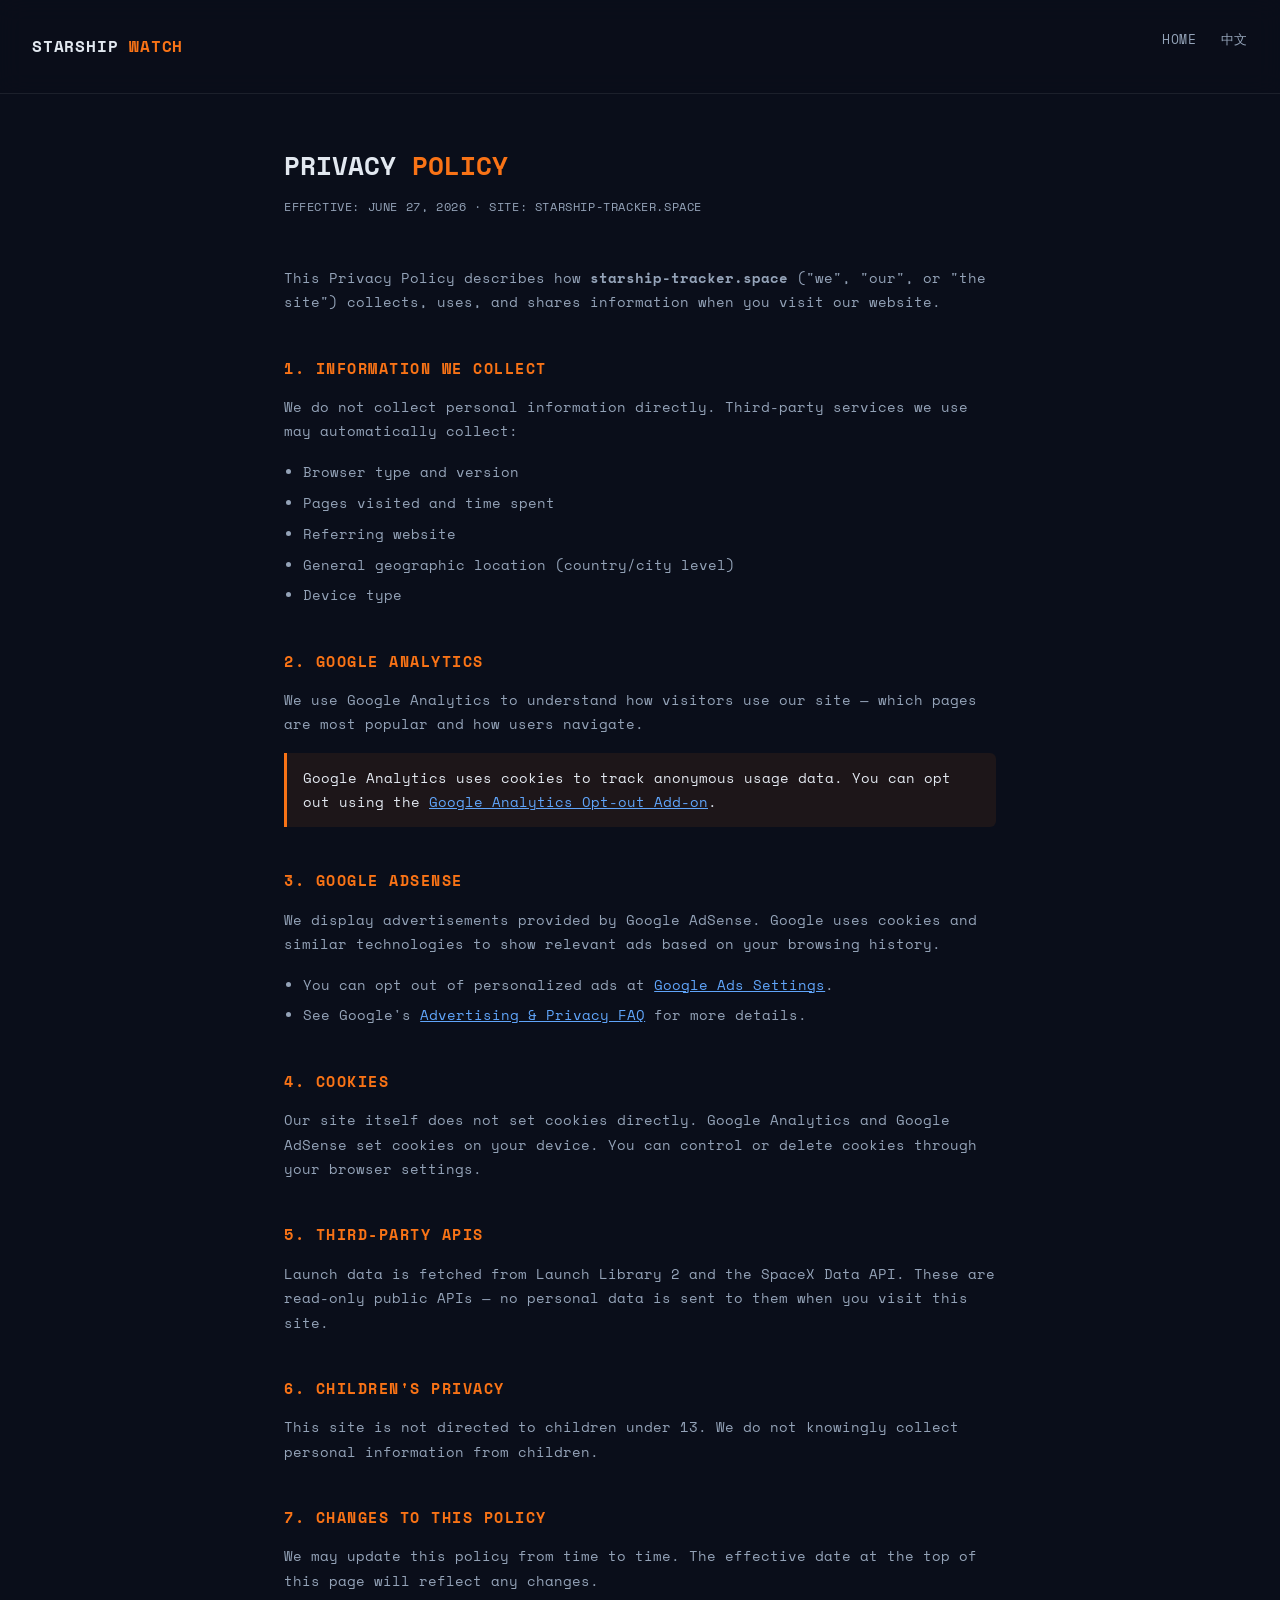
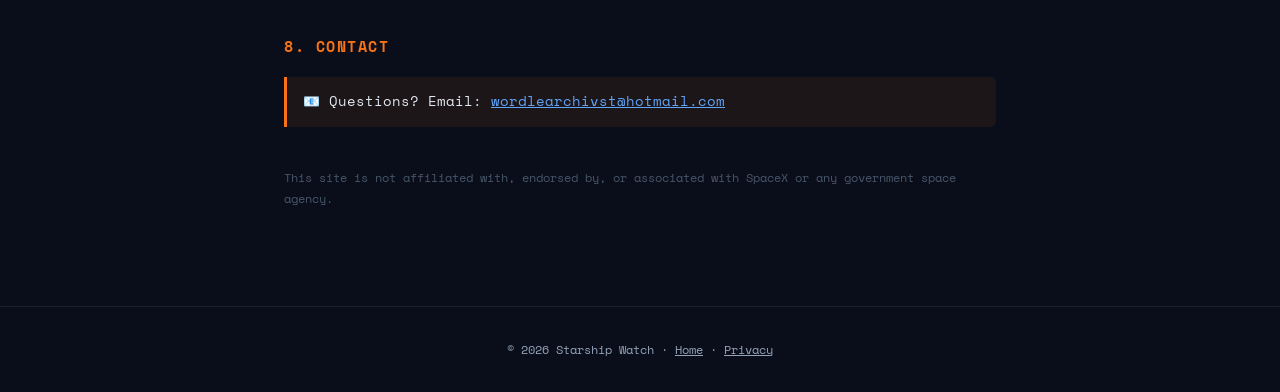
<file: privacy.html>
<!DOCTYPE html>
<html lang="en">
<head>
  <meta charset="UTF-8">
  <meta name="viewport" content="width=device-width, initial-scale=1.0">
  <title>Privacy Policy — Starship Watch</title>
  <meta name="description" content="Privacy policy for starship-tracker.space. Learn how we use Google Analytics, Google AdSense, and cookies.">
  <meta name="robots" content="noindex, follow">
  <link rel="canonical" href="https://www.starship-tracker.space/privacy">
  <!-- Google AdSense -->
  <script async src="https://pagead2.googlesyndication.com/pagead/js/adsbygoogle.js?client=ca-pub-1574975766873033" crossorigin="anonymous"></script>
  <!-- Google Analytics -->
  <script async src="https://www.googletagmanager.com/gtag/js?id=G-8QHQLHM57Y"></script>
  <script>window.dataLayer=window.dataLayer||[];function gtag(){dataLayer.push(arguments);}gtag('js',new Date());gtag('config','G-8QHQLHM57Y');</script>
  <link rel="preconnect" href="https://fonts.googleapis.com">
  <link href="https://fonts.googleapis.com/css2?family=Space+Mono:wght@400;700&display=swap" rel="stylesheet">
  <style>
    *{margin:0;padding:0;box-sizing:border-box;}
    :root{--bg:#0a0e1a;--surface:#111827;--border:rgba(255,255,255,.08);--text:#e2e8f0;--muted:#94a3b8;--accent:#f97316;--link:#60a5fa;}
    body{font-family:'Space Mono',monospace;background:var(--bg);color:var(--text);min-height:100vh;line-height:1.8;}

    nav{display:flex;justify-content:space-between;align-items:center;padding:1.2rem 2rem;border-bottom:1px solid var(--border);background:rgba(10,14,26,.9);backdrop-filter:blur(12px);position:sticky;top:0;z-index:100;}
    .nav-logo{color:var(--text);text-decoration:none;font-weight:700;font-size:1rem;letter-spacing:.05em;}
    .nav-logo span{color:var(--accent);}
    .nav-links{display:flex;gap:1.5rem;list-style:none;}
    .nav-links a{color:var(--muted);text-decoration:none;font-size:.8rem;letter-spacing:.05em;transition:color .2s;}
    .nav-links a:hover{color:var(--text);}

    .container{max-width:760px;margin:0 auto;padding:3rem 1.5rem 5rem;}

    .page-title{font-size:1.6rem;font-weight:700;color:var(--text);margin-bottom:.5rem;}
    .page-title span{color:var(--accent);}
    .meta{font-size:.75rem;color:var(--muted);margin-bottom:3rem;letter-spacing:.05em;}

    h2{font-size:.95rem;font-weight:700;color:var(--accent);margin:2.5rem 0 .8rem;text-transform:uppercase;letter-spacing:.1em;}
    p{color:var(--muted);font-size:.85rem;margin-bottom:1rem;}
    ul{margin:.5rem 0 1rem 1.2rem;}
    ul li{color:var(--muted);font-size:.85rem;margin-bottom:.4rem;}
    a{color:var(--link);text-decoration:underline;}
    a:hover{color:var(--text);}

    .highlight{background:rgba(249,115,22,.08);border-left:3px solid var(--accent);padding:.8rem 1rem;border-radius:0 6px 6px 0;margin:1rem 0;}
    .highlight p{margin:0;color:var(--text);}

    footer{text-align:center;padding:2rem;border-top:1px solid var(--border);font-size:.75rem;color:var(--muted);}
    footer a{color:var(--muted);}
  </style>
</head>
<body>

<nav>
  <a href="/" class="nav-logo">STARSHIP <span>WATCH</span></a>
  <ul class="nav-links">
    <li><a href="/">HOME</a></li>
    <li><a href="/zh.html">中文</a></li>
  </ul>
</nav>

<div class="container">
  <h1 class="page-title">PRIVACY <span>POLICY</span></h1>
  <p class="meta">EFFECTIVE: JUNE 27, 2026 · SITE: STARSHIP-TRACKER.SPACE</p>

  <p>This Privacy Policy describes how <strong>starship-tracker.space</strong> ("we", "our", or "the site") collects, uses, and shares information when you visit our website.</p>

  <h2>1. Information We Collect</h2>
  <p>We do not collect personal information directly. Third-party services we use may automatically collect:</p>
  <ul>
    <li>Browser type and version</li>
    <li>Pages visited and time spent</li>
    <li>Referring website</li>
    <li>General geographic location (country/city level)</li>
    <li>Device type</li>
  </ul>

  <h2>2. Google Analytics</h2>
  <p>We use Google Analytics to understand how visitors use our site — which pages are most popular and how users navigate.</p>
  <div class="highlight">
    <p>Google Analytics uses cookies to track anonymous usage data. You can opt out using the <a href="https://tools.google.com/dlpage/gaoptout" target="_blank" rel="noopener">Google Analytics Opt-out Add-on</a>.</p>
  </div>

  <h2>3. Google AdSense</h2>
  <p>We display advertisements provided by Google AdSense. Google uses cookies and similar technologies to show relevant ads based on your browsing history.</p>
  <ul>
    <li>You can opt out of personalized ads at <a href="https://www.google.com/settings/ads" target="_blank" rel="noopener">Google Ads Settings</a>.</li>
    <li>See Google's <a href="https://policies.google.com/technologies/ads" target="_blank" rel="noopener">Advertising & Privacy FAQ</a> for more details.</li>
  </ul>

  <h2>4. Cookies</h2>
  <p>Our site itself does not set cookies directly. Google Analytics and Google AdSense set cookies on your device. You can control or delete cookies through your browser settings.</p>

  <h2>5. Third-Party APIs</h2>
  <p>Launch data is fetched from Launch Library 2 and the SpaceX Data API. These are read-only public APIs — no personal data is sent to them when you visit this site.</p>

  <h2>6. Children's Privacy</h2>
  <p>This site is not directed to children under 13. We do not knowingly collect personal information from children.</p>

  <h2>7. Changes to This Policy</h2>
  <p>We may update this policy from time to time. The effective date at the top of this page will reflect any changes.</p>

  <h2>8. Contact</h2>
  <div class="highlight">
    <p>📧 Questions? Email: <a href="mailto:wordlearchivst@hotmail.com">wordlearchivst@hotmail.com</a></p>
  </div>

  <p style="margin-top:2.5rem;font-size:.75rem;color:#475569;">This site is not affiliated with, endorsed by, or associated with SpaceX or any government space agency.</p>
</div>

<footer>
  © 2026 Starship Watch · <a href="/">Home</a> · <a href="/privacy">Privacy</a>
</footer>

</body>
</html>
</file>
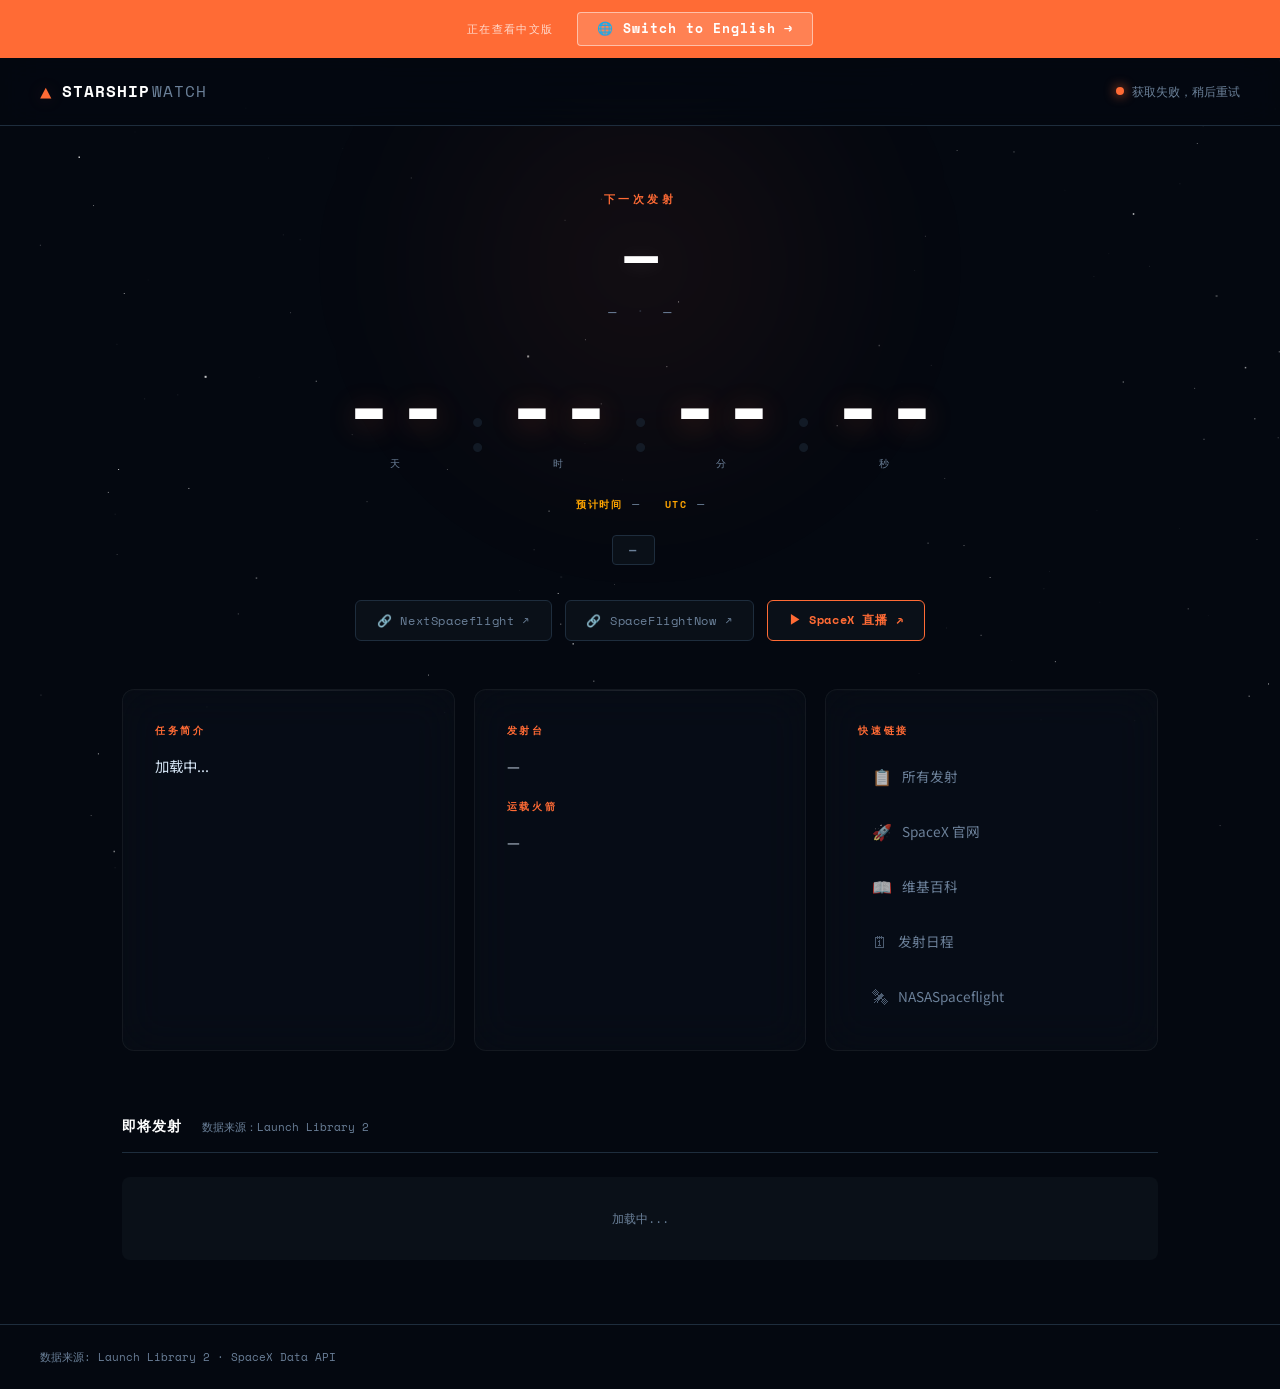
<file: zh-v2.html>
<!DOCTYPE html>
<html lang="zh-CN">
<head>
<meta charset="UTF-8">
<meta name="viewport" content="width=device-width, initial-scale=1.0">
<title>Starship Watch — 发射追踪</title>

<!-- Optimized font loading -->
<link rel="preconnect" href="https://fonts.googleapis.com">
<link rel="preconnect" href="https://fonts.gstatic.com" crossorigin>
<link href="https://fonts.googleapis.com/css2?family=Space+Mono:wght@400;700&family=Noto+Sans+SC:wght@300;400;500&display=swap" rel="stylesheet">

<!-- Critical CSS inlined -->
<style>
:root {
  --bg: #040810;
  --bg2: #0a1018;
  --bg3: #121820;
  --border: #1e2d3d;
  --accent: #ff6b35;
  --accent2: #ffa500;
  --text: #d4e4f4;
  --text-dim: #6b8099;
  --text-bright: #ffffff;
  --green: #00d9a3;
  --mono: 'Space Mono', 'Courier New', monospace;
  --sans: 'Noto Sans SC', -apple-system, BlinkMacSystemFont, sans-serif;
}
* { box-sizing: border-box; margin: 0; padding: 0; }
html { scroll-behavior: smooth; }
body {
  background: var(--bg);
  color: var(--text);
  font-family: var(--sans);
  min-height: 100vh;
  overflow-x: hidden;
}
#starfield-canvas {
  position: fixed;
  inset: 0;
  pointer-events: none;
  z-index: 0;
  opacity: 0;
  transition: opacity 0.8s ease-in;
}
#starfield-canvas.loaded { opacity: 1; }
</style>

<link rel="stylesheet" href="style-v2.css">

<!-- Google Analytics -->
<script async src="https://www.googletagmanager.com/gtag/js?id=G-8QHQLHM57Y"></script>
<script>
  window.dataLayer = window.dataLayer || [];
  function gtag(){dataLayer.push(arguments);}
  gtag('js', new Date());
  gtag('config', 'G-8QHQLHM57Y');
</script>

<!-- Google AdSense -->
<script async src="https://pagead2.googlesyndication.com/pagead/js/adsbygoogle.js?client=ca-pub-1574975766873033"
     crossorigin="anonymous"></script>
</head>
<body>

<canvas id="starfield-canvas"></canvas>

<div class="loading-skeleton" id="loadingSkeleton">
  <div class="skeleton-header"></div>
  <div class="skeleton-hero"></div>
</div>

<div class="lang-banner">
  <span class="lang-banner-label">正在查看中文版</span>
  <a href="index.html" class="lang-switch-btn">
    <span>🌐</span>
    Switch to English
    <span class="lang-switch-arrow">→</span>
  </a>
</div>

<header class="header-animated">
  <div class="logo">
    <span class="logo-mark">▲</span>
    <span class="logo-text">STARSHIP<span class="logo-sub">WATCH</span></span>
  </div>
  <div class="header-status">
    <span class="pulse-dot" id="statusDot"></span>
    <span id="statusText">连接中...</span>
  </div>
</header>

<main>
  <section class="hero">
    <div class="hero-glow"></div>
    <div class="hero-label fade-in-up">下一次发射</div>
    <h1 class="mission-name fade-in-up" id="missionName" style="animation-delay: 0.1s">—</h1>
    <div class="mission-meta fade-in-up" style="animation-delay: 0.2s">
      <span id="rocketName">—</span>
      <span class="sep">·</span>
      <span id="padName">—</span>
    </div>
    
    <div class="countdown fade-in-up" id="countdown" style="animation-delay: 0.3s">
      <div class="cd-block">
        <div class="cd-flip-container">
          <span class="cd-num" id="cd-d">--</span>
        </div>
        <span class="cd-label">天</span>
      </div>
      <div class="cd-sep">:</div>
      <div class="cd-block">
        <div class="cd-flip-container">
          <span class="cd-num" id="cd-h">--</span>
        </div>
        <span class="cd-label">时</span>
      </div>
      <div class="cd-sep">:</div>
      <div class="cd-block">
        <div class="cd-flip-container">
          <span class="cd-num" id="cd-m">--</span>
        </div>
        <span class="cd-label">分</span>
      </div>
      <div class="cd-sep">:</div>
      <div class="cd-block">
        <div class="cd-flip-container">
          <span class="cd-num" id="cd-s">--</span>
        </div>
        <span class="cd-label">秒</span>
      </div>
    </div>
    
    <div class="launch-time-row fade-in-up" style="animation-delay: 0.4s">
      <span class="launch-time-label">预计时间</span>
      <span id="launchTimeLocal">—</span>
      <span class="launch-time-label" style="margin-left:1rem">UTC</span>
      <span id="launchTimeUTC">—</span>
    </div>
    
    <div class="status-badge-row fade-in-up" style="animation-delay: 0.5s">
      <span class="status-badge" id="statusBadge">—</span>
      <span class="prob-badge" id="probBadge"></span>
    </div>
    
    <div class="hero-links fade-in-up" style="animation-delay: 0.6s">
      <a id="linkNSF" href="https://nextspaceflight.com" target="_blank" class="ext-btn">
        <span class="btn-icon">🔗</span>
        <span>NextSpaceflight</span>
        <span class="btn-arrow">↗</span>
      </a>
      <a id="linkSFN" href="https://spaceflightnow.com" target="_blank" class="ext-btn">
        <span class="btn-icon">🔗</span>
        <span>SpaceFlightNow</span>
        <span class="btn-arrow">↗</span>
      </a>
      <a id="linkYT" href="https://www.youtube.com/@SpaceX" target="_blank" class="ext-btn live-btn">
        <span class="btn-icon">▶</span>
        <span>SpaceX 直播</span>
        <span class="btn-arrow">↗</span>
      </a>
    </div>
  </section>

  <section class="info-grid">
    <div class="info-card glass-card">
      <div class="card-glow"></div>
      <div class="info-card-title">任务简介</div>
      <div class="info-card-body" id="missionDesc">加载中...</div>
    </div>
    <div class="info-card glass-card">
      <div class="card-glow"></div>
      <div class="info-card-title">发射台</div>
      <div class="info-card-body" id="padInfo">—</div>
      <div class="info-card-title" style="margin-top:1.2rem">运载火箭</div>
      <div class="info-card-body" id="rocketInfo">—</div>
    </div>
    <div class="info-card glass-card">
      <div class="card-glow"></div>
      <div class="info-card-title">快速链接</div>
      <div class="links-list">
        <a href="https://nextspaceflight.com/launches" target="_blank" class="link-item">
          <span class="link-icon">📋</span>
          <span>所有发射</span>
        </a>
        <a href="https://www.spacex.com/launches" target="_blank" class="link-item">
          <span class="link-icon">🚀</span>
          <span>SpaceX 官网</span>
        </a>
        <a href="https://en.wikipedia.org/wiki/Starship_(rocket)" target="_blank" class="link-item">
          <span class="link-icon">📖</span>
          <span>维基百科</span>
        </a>
        <a href="https://spaceflightnow.com/launch-schedule/" target="_blank" class="link-item">
          <span class="link-icon">🗓</span>
          <span>发射日程</span>
        </a>
        <a href="https://www.nasaspaceflight.com" target="_blank" class="link-item">
          <span class="link-icon">🛰</span>
          <span>NASASpaceflight</span>
        </a>
      </div>
    </div>
  </section>

  <section class="upcoming">
    <div class="section-header">
      <h2>即将发射</h2>
      <span class="section-sub">数据来源：Launch Library 2</span>
    </div>
    <div id="upcomingList" class="launch-list">
      <div class="loading-row">加载中...</div>
    </div>
  </section>
</main>

<footer>
  <span>数据来源: <a href="https://ll.thespacedevs.com" target="_blank">Launch Library 2</a> · <a href="https://api.spacexdata.com" target="_blank">SpaceX Data API</a></span>
  <span id="lastUpdated"></span>
</footer>

<script>
window.LOCALE = {
  connecting: '连接中...', updated: '已更新', noData: '暂无数据',
  loading: '加载中...', fallback: '使用备用数据源', fetchFail: '获取失败，稍后重试',
  noDesc: '暂无任务描述', fallbackDesc: '暂无描述（SpaceX Data API）',
  dateLocale: 'zh-CN', timeLabels: ['天','时','分','秒'],
};
</script>
<script src="app-v2.js"></script>
</body>
</html>
</file>
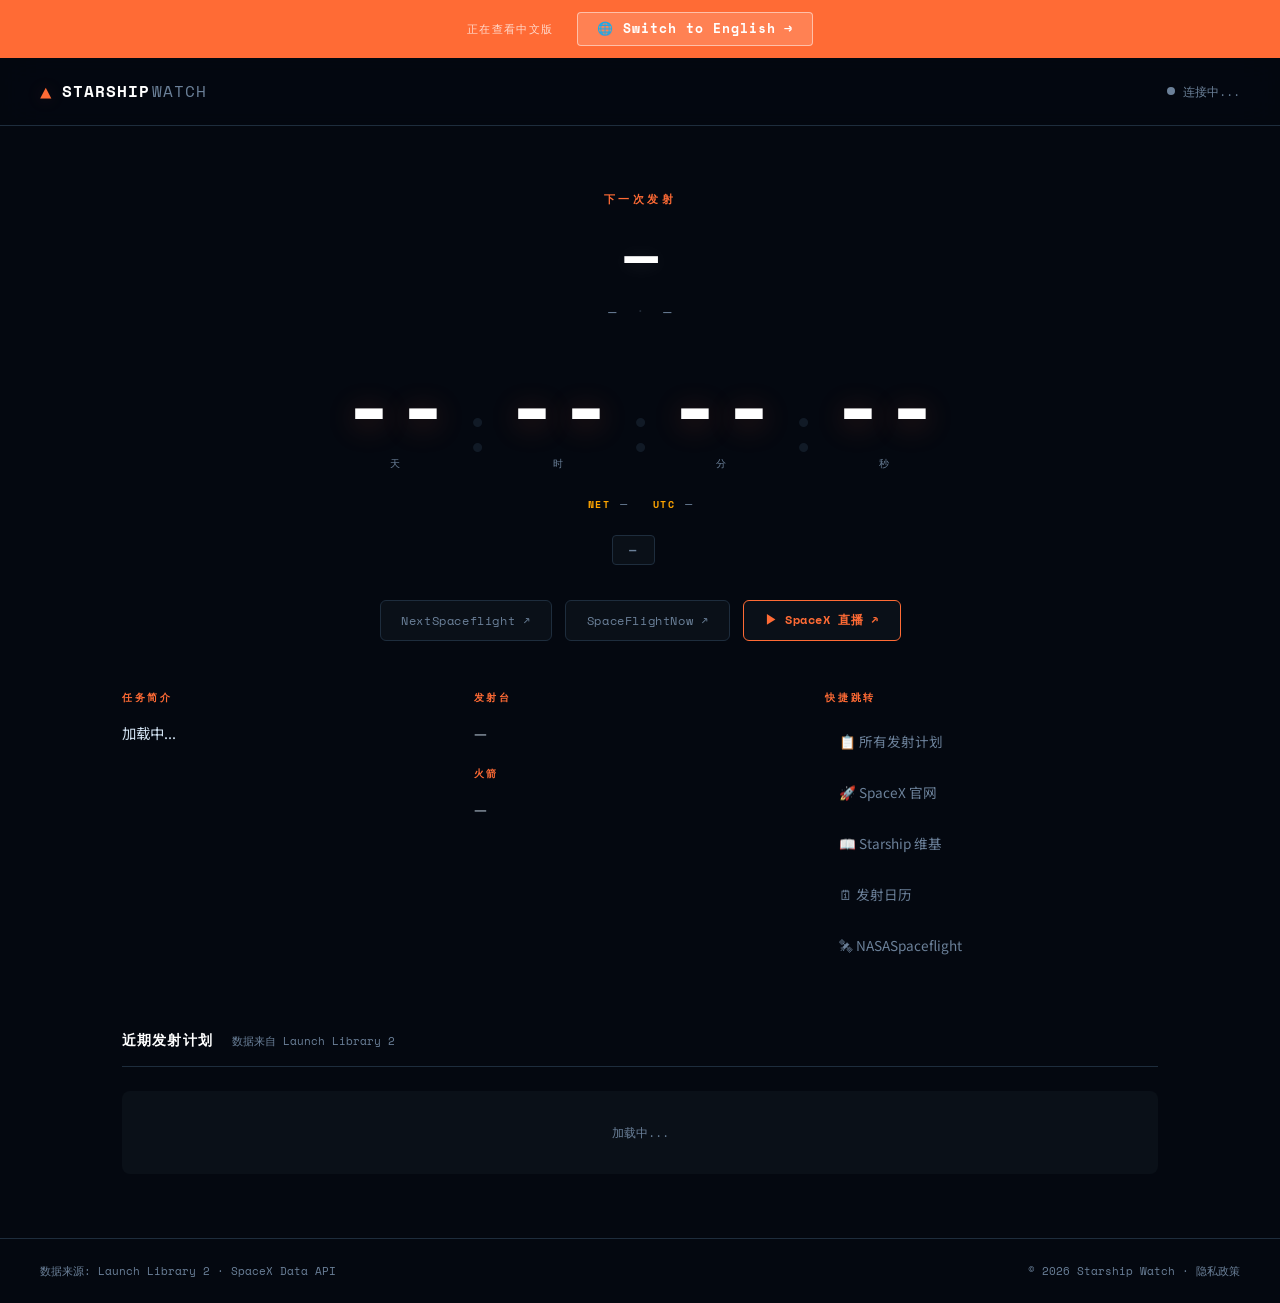
<file: zh.html>
<!DOCTYPE html>
<html lang="zh-CN">
<head>
<meta charset="UTF-8">
<meta name="viewport" content="width=device-width, initial-scale=1.0">
<title>Starship Watch — 发射追踪</title>
  <meta name="description" content="实时追踪每一次 SpaceX 星舰发射。倒计时、任务简报、发射日程与最新动态，一站汇总。">
  <meta property="og:type" content="website">
  <meta property="og:site_name" content="Starship Watch">
  <meta property="og:url" content="https://www.starship-tracker.space/zh.html">
  <meta property="og:title" content="Starship Watch — SpaceX 星舰实时发射追踪">
  <meta property="og:description" content="实时追踪每一次 SpaceX 星舰发射。倒计时、任务简报、发射日程与最新动态，一站汇总。">
  <meta property="og:image" content="https://www.starship-tracker.space/og-cover.jpg">
  <meta property="og:locale" content="zh_CN">
  <meta property="og:locale:alternate" content="en_US">
  <meta name="twitter:card" content="summary_large_image">
  <meta name="twitter:title" content="Starship Watch — SpaceX 星舰实时发射追踪">
  <meta name="twitter:description" content="实时追踪每一次 SpaceX 星舰发射。倒计时、任务简报、发射日程与最新动态，一站汇总。">
  <meta name="twitter:image" content="https://www.starship-tracker.space/og-cover.jpg">
  <link rel="canonical" href="https://www.starship-tracker.space/zh.html">
  <link rel="alternate" hreflang="zh-CN" href="https://www.starship-tracker.space/zh.html">
  <link rel="alternate" hreflang="en" href="https://www.starship-tracker.space/">
  <link rel="alternate" hreflang="x-default" href="https://www.starship-tracker.space/">
  <link rel="preconnect" href="https://fonts.googleapis.com">
<link href="https://fonts.googleapis.com/css2?family=Space+Mono:wght@400;700&family=Noto+Sans+SC:wght@300;400;500&display=swap" rel="stylesheet">
<link rel="stylesheet" href="style.css">
  <!-- Google AdSense -->
  <script async src="https://pagead2.googlesyndication.com/pagead/js/adsbygoogle.js?client=ca-pub-1574975766873033" crossorigin="anonymous"></script>
  <!-- Google Analytics -->
  <script async src="https://www.googletagmanager.com/gtag/js?id=G-8QHQLHM57Y"></script>
  <script>window.dataLayer=window.dataLayer||[];function gtag(){dataLayer.push(arguments);}gtag('js',new Date());gtag('config','G-8QHQLHM57Y');</script>
</head>
<body>

<div class="starfield" id="starfield"></div>

<div class="lang-banner">
  <span class="lang-banner-label">正在查看中文版</span>
  <a href="index.html" class="lang-switch-btn">
    <span>🌐</span>
    Switch to English
    <span class="lang-switch-arrow">→</span>
  </a>
</div>

<header>
  <div class="logo">
    <span class="logo-mark">▲</span>
    <span class="logo-text">STARSHIP<span class="logo-sub">WATCH</span></span>
  </div>
  <div class="header-status">
    <span class="pulse-dot" id="statusDot"></span>
    <span id="statusText">连接中...</span>
  </div>
</header>

<main>
  <section class="hero">
    <div class="hero-label">下一次发射</div>
    <h1 class="mission-name" id="missionName">—</h1>
    <div class="mission-meta">
      <span id="rocketName">—</span>
      <span class="sep">·</span>
      <span id="padName">—</span>
    </div>
    <div class="countdown" id="countdown">
      <div class="cd-block"><span class="cd-num" id="cd-d">--</span><span class="cd-label">天</span></div>
      <div class="cd-sep">:</div>
      <div class="cd-block"><span class="cd-num" id="cd-h">--</span><span class="cd-label">时</span></div>
      <div class="cd-sep">:</div>
      <div class="cd-block"><span class="cd-num" id="cd-m">--</span><span class="cd-label">分</span></div>
      <div class="cd-sep">:</div>
      <div class="cd-block"><span class="cd-num" id="cd-s">--</span><span class="cd-label">秒</span></div>
    </div>
    <div class="launch-time-row">
      <span class="launch-time-label">NET</span>
      <span id="launchTimeLocal">—</span>
      <span class="launch-time-label" style="margin-left:1rem">UTC</span>
      <span id="launchTimeUTC">—</span>
    </div>
    <div class="status-badge-row">
      <span class="status-badge" id="statusBadge">—</span>
      <span class="prob-badge" id="probBadge"></span>
    </div>
    <div class="hero-links">
      <a id="linkNSF" href="https://nextspaceflight.com" target="_blank" class="ext-btn">NextSpaceflight ↗</a>
      <a id="linkSFN" href="https://spaceflightnow.com" target="_blank" class="ext-btn">SpaceFlightNow ↗</a>
      <a id="linkYT"  href="https://www.youtube.com/@SpaceX" target="_blank" class="ext-btn live-btn">▶ SpaceX 直播 ↗</a>
    </div>
  </section>

  <section class="info-grid">
    <div class="info-card">
      <div class="info-card-title">任务简介</div>
      <div class="info-card-body" id="missionDesc">加载中...</div>
    </div>
    <div class="info-card">
      <div class="info-card-title">发射台</div>
      <div class="info-card-body" id="padInfo">—</div>
      <div class="info-card-title" style="margin-top:1.2rem">火箭</div>
      <div class="info-card-body" id="rocketInfo">—</div>
    </div>
    <div class="info-card">
      <div class="info-card-title">快捷跳转</div>
      <div class="links-list">
        <a href="https://nextspaceflight.com/launches" target="_blank" class="link-item">📋 所有发射计划</a>
        <a href="https://www.spacex.com/launches" target="_blank" class="link-item">🚀 SpaceX 官网</a>
        <a href="https://en.wikipedia.org/wiki/Starship_(rocket)" target="_blank" class="link-item">📖 Starship 维基</a>
        <a href="https://spaceflightnow.com/launch-schedule/" target="_blank" class="link-item">🗓 发射日历</a>
        <a href="https://www.nasaspaceflight.com" target="_blank" class="link-item">🛰 NASASpaceflight</a>
      </div>
    </div>
  </section>

  <section class="upcoming">
    <div class="section-header">
      <h2>近期发射计划</h2>
      <span class="section-sub">数据来自 Launch Library 2</span>
    </div>
    <div id="upcomingList" class="launch-list">
      <div class="loading-row">加载中...</div>
    </div>
  </section>
</main>

<footer>
  <span>数据来源: <a href="https://ll.thespacedevs.com" target="_blank">Launch Library 2</a> · <a href="https://api.spacexdata.com" target="_blank">SpaceX Data API</a></span>
  <span id="lastUpdated"></span>
  <span>© 2026 Starship Watch · <a href="/privacy">隐私政策</a></span>
</footer>

<script>
window.LOCALE = {
  connecting: '连接中...', updated: '最后更新', noData: '暂无数据',
  loading: '加载中...', fallback: '使用备用数据源', fetchFail: '获取失败，稍后重试',
  noDesc: '暂无任务简介。', fallbackDesc: '暂无简介（来自 SpaceX Data API）',
  dateLocale: 'zh-CN', timeLabels: ['天','时','分','秒'],
};
</script>
<script src="app.js"></script>
</body>
</html>
</file>
<file: style.css>
:root {
  --bg: #040810;
  --bg2: #0a1018;
  --bg3: #121820;
  --border: #1e2d3d;
  --accent: #ff6b35;
  --accent2: #ffa500;
  --text: #d4e4f4;
  --text-dim: #6b8099;
  --text-bright: #ffffff;
  --green: #00d9a3;
  --glow-accent: rgba(255, 107, 53, 0.15);
  --glow-green: rgba(0, 217, 163, 0.15);
  --mono: 'Space Mono', 'Courier New', monospace;
  --sans: 'Noto Sans SC', -apple-system, BlinkMacSystemFont, sans-serif;
}

* { 
  box-sizing: border-box; 
  margin: 0; 
  padding: 0; 
}

html { 
  scroll-behavior: smooth;
}

body {
  background: var(--bg);
  color: var(--text);
  font-family: var(--sans);
  min-height: 100vh;
  overflow-x: hidden;
  position: relative;
}

/* Loading Skeleton */
.loading-skeleton {
  position: fixed;
  inset: 0;
  background: var(--bg);
  z-index: 9999;
  display: flex;
  flex-direction: column;
  padding: 2rem;
  opacity: 1;
  transition: opacity 0.4s ease-out;
  pointer-events: none;
}
.loading-skeleton.hidden {
  opacity: 0;
}
.skeleton-header {
  width: 200px;
  height: 40px;
  background: linear-gradient(90deg, var(--bg2) 25%, var(--bg3) 50%, var(--bg2) 75%);
  background-size: 200% 100%;
  animation: skeleton-loading 1.5s infinite;
  border-radius: 4px;
  margin-bottom: 3rem;
}
.skeleton-hero {
  width: 60%;
  max-width: 500px;
  height: 300px;
  margin: 0 auto;
  background: linear-gradient(90deg, var(--bg2) 25%, var(--bg3) 50%, var(--bg2) 75%);
  background-size: 200% 100%;
  animation: skeleton-loading 1.5s infinite;
  border-radius: 8px;
}
@keyframes skeleton-loading {
  0% { background-position: 200% 0; }
  100% { background-position: -200% 0; }
}

/* Fade in animations */
@keyframes fadeInUp {
  from {
    opacity: 0;
    transform: translateY(30px);
  }
  to {
    opacity: 1;
    transform: translateY(0);
  }
}
.fade-in-up {
  animation: fadeInUp 0.8s cubic-bezier(0.22, 1, 0.36, 1) forwards;
  opacity: 0;
}

/* Layout */
header, main, footer { 
  position: relative; 
  z-index: 1; 
}

/* Enhanced Header with animation */
header {
  display: flex;
  align-items: center;
  justify-content: space-between;
  padding: 1.2rem 2.5rem;
  border-bottom: 1px solid var(--border);
  background: rgba(4, 8, 16, 0.9);
  backdrop-filter: blur(20px) saturate(180%);
  position: sticky;
  top: 0;
  z-index: 100;
  transition: all 0.3s ease;
}
.header-animated {
  animation: slideDown 0.6s cubic-bezier(0.22, 1, 0.36, 1);
}
@keyframes slideDown {
  from {
    transform: translateY(-100%);
    opacity: 0;
  }
  to {
    transform: translateY(0);
    opacity: 1;
  }
}

.logo {
  display: flex;
  align-items: center;
  gap: 0.6rem;
  font-family: var(--mono);
  letter-spacing: 0.06em;
  transition: transform 0.3s ease;
}
.logo:hover {
  transform: translateX(3px);
}
.logo-mark {
  color: var(--accent);
  font-size: 1.2rem;
  filter: drop-shadow(0 0 8px var(--glow-accent));
}
.logo-text {
  font-size: 1rem;
  font-weight: 700;
  color: var(--text-bright);
}
.logo-sub {
  color: var(--text-dim);
  font-weight: 400;
  margin-left: 0.15em;
}

.header-status {
  display: flex;
  align-items: center;
  gap: 0.5rem;
  font-family: var(--mono);
  font-size: 0.72rem;
  color: var(--text-dim);
}

.pulse-dot {
  width: 8px;
  height: 8px;
  border-radius: 50%;
  background: var(--text-dim);
  transition: all 0.4s cubic-bezier(0.4, 0, 0.2, 1);
  position: relative;
}
.pulse-dot.live {
  background: var(--green);
  box-shadow: 0 0 0 0 var(--glow-green), 0 0 12px var(--green);
  animation: pulse-ring 2s cubic-bezier(0.4, 0, 0.6, 1) infinite;
}
.pulse-dot.error { 
  background: var(--accent);
  box-shadow: 0 0 12px var(--accent);
}

@keyframes pulse-ring {
  0% { 
    box-shadow: 0 0 0 0 var(--glow-green), 0 0 12px var(--green);
  }
  50% {
    box-shadow: 0 0 0 10px rgba(0, 217, 163, 0), 0 0 18px var(--green);
  }
  100% { 
    box-shadow: 0 0 0 0 rgba(0, 217, 163, 0), 0 0 12px var(--green);
  }
}

/* Hero Section with Glow Effect */
.hero {
  max-width: 900px;
  margin: 4rem auto 3rem;
  padding: 0 2rem;
  text-align: center;
  position: relative;
}

.hero-glow {
  position: absolute;
  top: -50%;
  left: 50%;
  transform: translateX(-50%);
  width: 600px;
  height: 600px;
  background: radial-gradient(circle, var(--glow-accent) 0%, transparent 70%);
  pointer-events: none;
  opacity: 0.5;
  filter: blur(60px);
  z-index: -1;
}

.hero-label {
  font-family: var(--mono);
  font-size: 0.7rem;
  letter-spacing: 0.3em;
  color: var(--accent);
  text-transform: uppercase;
  margin-bottom: 1rem;
  font-weight: 700;
}

.mission-name {
  font-family: var(--mono);
  font-size: clamp(2rem, 6vw, 3.5rem);
  font-weight: 700;
  color: var(--text-bright);
  letter-spacing: -0.02em;
  line-height: 1.1;
  margin-bottom: 0.6rem;
  min-height: 1.2em;
  text-shadow: 0 2px 20px rgba(255, 255, 255, 0.1);
}

.mission-meta {
  font-size: 0.9rem;
  color: var(--text-dim);
  margin-bottom: 2.5rem;
  font-family: var(--mono);
}
.sep { 
  margin: 0 0.6rem; 
  opacity: 0.3; 
}

/* Enhanced Countdown with Flip Animation */
.countdown {
  display: flex;
  align-items: flex-end;
  justify-content: center;
  gap: 0.5rem;
  margin-bottom: 1.5rem;
}

.cd-block {
  display: flex;
  flex-direction: column;
  align-items: center;
}

.cd-flip-container {
  perspective: 1000px;
  min-width: 2.2ch;
}

.cd-num {
  font-family: var(--mono);
  font-size: clamp(3rem, 9vw, 5.5rem);
  font-weight: 700;
  color: var(--text-bright);
  line-height: 1;
  text-align: center;
  display: inline-block;
  text-shadow: 0 4px 30px rgba(255, 107, 53, 0.3);
  transition: all 0.3s cubic-bezier(0.4, 0, 0.2, 1);
}

.cd-num.urgent {
  color: var(--accent);
  text-shadow: 0 4px 30px var(--accent);
  animation: urgent-pulse 1s ease-in-out infinite;
}

@keyframes urgent-pulse {
  0%, 100% { transform: scale(1); }
  50% { transform: scale(1.05); }
}

.cd-label {
  font-family: var(--mono);
  font-size: 0.65rem;
  color: var(--text-dim);
  letter-spacing: 0.15em;
  margin-top: 0.4rem;
  text-transform: uppercase;
}

.cd-sep {
  font-family: var(--mono);
  font-size: clamp(2.2rem, 6vw, 4rem);
  color: var(--border);
  padding-bottom: 0.8rem;
  line-height: 1;
  opacity: 0.5;
}

.launch-time-row {
  font-family: var(--mono);
  font-size: 0.75rem;
  color: var(--text-dim);
  margin-bottom: 1.4rem;
  display: flex;
  align-items: center;
  justify-content: center;
  gap: 0.6rem;
  flex-wrap: wrap;
}
.launch-time-label {
  color: var(--accent2);
  font-size: 0.65rem;
  letter-spacing: 0.15em;
  font-weight: 700;
}

.status-badge-row {
  display: flex;
  align-items: center;
  justify-content: center;
  gap: 0.8rem;
  margin-bottom: 2.2rem;
}

.status-badge {
  font-family: var(--mono);
  font-size: 0.72rem;
  letter-spacing: 0.12em;
  padding: 0.35rem 1rem;
  border-radius: 4px;
  border: 1.5px solid var(--border);
  color: var(--text-dim);
  background: var(--bg2);
  transition: all 0.3s cubic-bezier(0.4, 0, 0.2, 1);
  font-weight: 700;
}
.status-badge.go { 
  border-color: var(--green); 
  color: var(--green); 
  background: rgba(0, 217, 163, 0.1);
  box-shadow: 0 0 20px var(--glow-green);
}
.status-badge.tbd { 
  border-color: var(--accent2); 
  color: var(--accent2); 
  background: rgba(255, 165, 0, 0.1); 
}
.status-badge.success { 
  border-color: var(--green); 
  color: var(--green); 
}
.status-badge.failure { 
  border-color: var(--accent); 
  color: var(--accent); 
}

.prob-badge {
  font-family: var(--mono);
  font-size: 0.72rem;
  color: var(--text);
  font-weight: 500;
}

/* Enhanced Hero Link Buttons */
.hero-links {
  display: flex;
  gap: 0.8rem;
  justify-content: center;
  flex-wrap: wrap;
}

.ext-btn {
  font-family: var(--mono);
  font-size: 0.75rem;
  padding: 0.65rem 1.3rem;
  border: 1.5px solid var(--border);
  color: var(--text-dim);
  text-decoration: none;
  border-radius: 6px;
  background: var(--bg2);
  transition: all 0.3s cubic-bezier(0.4, 0, 0.2, 1);
  letter-spacing: 0.05em;
  display: flex;
  align-items: center;
  gap: 0.5rem;
  position: relative;
  overflow: hidden;
  font-weight: 500;
}
.ext-btn::before {
  content: '';
  position: absolute;
  inset: 0;
  background: linear-gradient(135deg, transparent 0%, var(--bg3) 100%);
  opacity: 0;
  transition: opacity 0.3s;
}
.ext-btn:hover {
  border-color: var(--text);
  color: var(--text-bright);
  transform: translateY(-2px);
  box-shadow: 0 8px 25px rgba(0, 0, 0, 0.3);
}
.ext-btn:hover::before {
  opacity: 1;
}
.ext-btn:active {
  transform: translateY(0);
}

.btn-icon, .btn-arrow {
  position: relative;
  z-index: 1;
  transition: transform 0.3s;
}
.ext-btn:hover .btn-arrow {
  transform: translate(3px, -3px);
}

.live-btn {
  border-color: var(--accent);
  color: var(--accent);
  font-weight: 700;
}
.live-btn::before {
  background: linear-gradient(135deg, transparent 0%, rgba(255, 107, 53, 0.15) 100%);
}
.live-btn:hover {
  background: rgba(255, 107, 53, 0.15);
  color: var(--accent);
  border-color: var(--accent);
  box-shadow: 0 8px 30px var(--glow-accent);
}

/* Glassmorphism Info Grid */
.info-grid {
  max-width: 1100px;
  margin: 0 auto 4rem;
  padding: 0 2rem;
  display: grid;
  grid-template-columns: repeat(3, 1fr);
  gap: 1.2rem;
}

@media (max-width: 800px) {
  .info-grid { 
    grid-template-columns: 1fr; 
    gap: 1rem;
  }
}

.glass-card {
  position: relative;
  background: rgba(10, 16, 24, 0.6);
  backdrop-filter: blur(20px) saturate(150%);
  border: 1px solid rgba(255, 255, 255, 0.05);
  border-radius: 12px;
  padding: 2rem;
  transition: all 0.4s cubic-bezier(0.4, 0, 0.2, 1);
  overflow: hidden;
}

.glass-card::before {
  content: '';
  position: absolute;
  top: 0;
  left: 0;
  right: 0;
  height: 1px;
  background: linear-gradient(90deg, transparent, rgba(255, 255, 255, 0.1), transparent);
}

.card-glow {
  position: absolute;
  top: -50%;
  left: -50%;
  width: 200%;
  height: 200%;
  background: radial-gradient(circle, var(--glow-accent) 0%, transparent 50%);
  opacity: 0;
  transition: opacity 0.5s;
  pointer-events: none;
}

.glass-card:hover {
  transform: translateY(-4px);
  border-color: rgba(255, 107, 53, 0.3);
  box-shadow: 0 12px 40px rgba(0, 0, 0, 0.3), 0 0 60px var(--glow-accent);
}

.glass-card:hover .card-glow {
  opacity: 0.15;
}

.info-card-title {
  font-family: var(--mono);
  font-size: 0.65rem;
  letter-spacing: 0.25em;
  text-transform: uppercase;
  color: var(--accent);
  margin-bottom: 1rem;
  font-weight: 700;
}

.info-card-body {
  font-size: 0.9rem;
  color: var(--text);
  line-height: 1.7;
}

.links-list {
  display: flex;
  flex-direction: column;
  gap: 0.6rem;
}

.link-item {
  font-size: 0.85rem;
  color: var(--text-dim);
  text-decoration: none;
  padding: 0.6rem 0.8rem;
  border-radius: 6px;
  transition: all 0.3s cubic-bezier(0.4, 0, 0.2, 1);
  display: flex;
  align-items: center;
  gap: 0.6rem;
  background: transparent;
  border: 1px solid transparent;
}
.link-item:hover { 
  color: var(--text-bright); 
  background: rgba(255, 255, 255, 0.03);
  border-color: var(--border);
  transform: translateX(4px);
}

.link-icon {
  font-size: 1rem;
  opacity: 0.7;
  transition: opacity 0.3s;
}
.link-item:hover .link-icon {
  opacity: 1;
}

/* Upcoming Section */
.upcoming {
  max-width: 1100px;
  margin: 0 auto 4rem;
  padding: 0 2rem;
}

.section-header {
  display: flex;
  align-items: baseline;
  gap: 1.2rem;
  margin-bottom: 1.5rem;
  padding-bottom: 1rem;
  border-bottom: 1px solid var(--border);
}

.section-header h2 {
  font-family: var(--mono);
  font-size: 0.9rem;
  font-weight: 700;
  color: var(--text-bright);
  letter-spacing: 0.08em;
  text-transform: uppercase;
}

.section-sub {
  font-family: var(--mono);
  font-size: 0.68rem;
  color: var(--text-dim);
}

.launch-list { 
  display: flex; 
  flex-direction: column; 
  gap: 1px;
  background: var(--border);
  border-radius: 8px;
  overflow: hidden;
}

.loading-row {
  font-family: var(--mono);
  font-size: 0.78rem;
  color: var(--text-dim);
  padding: 2rem;
  text-align: center;
  background: var(--bg2);
}

.launch-row {
  display: grid;
  grid-template-columns: 9rem 1fr auto;
  align-items: center;
  gap: 1.5rem;
  padding: 1.2rem 1.5rem;
  background: var(--bg2);
  transition: all 0.3s cubic-bezier(0.4, 0, 0.2, 1);
  cursor: default;
  position: relative;
}
.launch-row:hover { 
  background: var(--bg3);
  transform: translateX(4px);
}
.launch-row.is-next { 
  border-left: 3px solid var(--accent);
  background: rgba(255, 107, 53, 0.05);
}
.launch-row.is-next::before {
  content: 'NEXT';
  position: absolute;
  top: 0.5rem;
  right: 0.5rem;
  font-family: var(--mono);
  font-size: 0.6rem;
  color: var(--accent);
  letter-spacing: 0.2em;
  font-weight: 700;
}

.launch-row-date {
  font-family: var(--mono);
  font-size: 0.72rem;
  color: var(--text-dim);
  line-height: 1.6;
}

.launch-row-name {
  font-size: 0.9rem;
  color: var(--text);
  font-weight: 500;
  line-height: 1.4;
}
.launch-row-rocket {
  font-family: var(--mono);
  font-size: 0.68rem;
  color: var(--text-dim);
  margin-top: 0.3rem;
}

.launch-row-badge {
  font-family: var(--mono);
  font-size: 0.62rem;
  padding: 0.25rem 0.7rem;
  border-radius: 4px;
  border: 1px solid var(--border);
  color: var(--text-dim);
  white-space: nowrap;
  font-weight: 600;
  letter-spacing: 0.05em;
}
.launch-row-badge.go { 
  border-color: var(--green); 
  color: var(--green);
  background: rgba(0, 217, 163, 0.1);
}
.launch-row-badge.tbd { 
  border-color: var(--accent2); 
  color: var(--accent2);
  background: rgba(255, 165, 0, 0.1);
}

@media (max-width: 600px) {
  .launch-row { 
    grid-template-columns: 7rem 1fr; 
    gap: 1rem;
    padding: 1rem;
  }
  .launch-row-badge { display: none; }
  .countdown { gap: 0.3rem; }
  header { padding: 1rem 1.5rem; }
  .hero { padding: 0 1.5rem; }
  .info-grid, .upcoming { padding: 0 1.5rem; }
}

/* Footer */
footer {
  border-top: 1px solid var(--border);
  padding: 1.5rem 2.5rem;
  display: flex;
  justify-content: space-between;
  font-family: var(--mono);
  font-size: 0.68rem;
  color: var(--text-dim);
  flex-wrap: wrap;
  gap: 0.7rem;
  background: rgba(4, 8, 16, 0.5);
}
footer a { 
  color: var(--text-dim); 
  text-decoration: none; 
  transition: color 0.3s;
}
footer a:hover { 
  color: var(--text); 
}

/* Language Switcher Banner */
.lang-banner {
  display: flex;
  align-items: center;
  justify-content: center;
  gap: 1.5rem;
  padding: 0.75rem 2rem;
  background: var(--accent);
  position: relative;
  z-index: 200;
}
.lang-banner-en {
  background: linear-gradient(135deg, #1a3a5c 0%, #2a4a6c 100%);
  border-bottom: 1px solid rgba(255, 255, 255, 0.1);
}
.lang-banner-label {
  font-family: var(--mono);
  font-size: 0.7rem;
  letter-spacing: 0.12em;
  color: rgba(255,255,255,0.75);
}
.lang-switch-btn {
  display: inline-flex;
  align-items: center;
  gap: 0.5rem;
  font-family: var(--mono);
  font-size: 0.8rem;
  font-weight: 700;
  letter-spacing: 0.08em;
  color: #fff;
  text-decoration: none;
  background: rgba(255,255,255,0.15);
  border: 1.5px solid rgba(255,255,255,0.5);
  padding: 0.4rem 1.2rem;
  border-radius: 4px;
  transition: all 0.25s cubic-bezier(0.4, 0, 0.2, 1);
}
.lang-switch-btn:hover {
  background: rgba(255,255,255,0.3);
  border-color: #fff;
  transform: translateX(4px);
  box-shadow: 0 4px 12px rgba(0, 0, 0, 0.2);
}
.lang-switch-arrow { 
  transition: transform 0.25s; 
}
.lang-switch-btn:hover .lang-switch-arrow { 
  transform: translateX(4px); 
}
@media (max-width: 600px) {
  .lang-banner { 
    flex-direction: column; 
    gap: 0.6rem; 
    padding: 0.8rem 1rem; 
  }
  .lang-banner-label { font-size: 0.65rem; }
}
</file>
<file: style-v2.css>
:root {
  --bg: #040810;
  --bg2: #0a1018;
  --bg3: #121820;
  --border: #1e2d3d;
  --accent: #ff6b35;
  --accent2: #ffa500;
  --text: #d4e4f4;
  --text-dim: #6b8099;
  --text-bright: #ffffff;
  --green: #00d9a3;
  --glow-accent: rgba(255, 107, 53, 0.15);
  --glow-green: rgba(0, 217, 163, 0.15);
  --mono: 'Space Mono', 'Courier New', monospace;
  --sans: 'Noto Sans SC', -apple-system, BlinkMacSystemFont, sans-serif;
}

* { 
  box-sizing: border-box; 
  margin: 0; 
  padding: 0; 
}

html { 
  scroll-behavior: smooth;
}

body {
  background: var(--bg);
  color: var(--text);
  font-family: var(--sans);
  min-height: 100vh;
  overflow-x: hidden;
  position: relative;
}

/* Loading Skeleton */
.loading-skeleton {
  position: fixed;
  inset: 0;
  background: var(--bg);
  z-index: 9999;
  display: flex;
  flex-direction: column;
  padding: 2rem;
  opacity: 1;
  transition: opacity 0.4s ease-out;
  pointer-events: none;
}
.loading-skeleton.hidden {
  opacity: 0;
}
.skeleton-header {
  width: 200px;
  height: 40px;
  background: linear-gradient(90deg, var(--bg2) 25%, var(--bg3) 50%, var(--bg2) 75%);
  background-size: 200% 100%;
  animation: skeleton-loading 1.5s infinite;
  border-radius: 4px;
  margin-bottom: 3rem;
}
.skeleton-hero {
  width: 60%;
  max-width: 500px;
  height: 300px;
  margin: 0 auto;
  background: linear-gradient(90deg, var(--bg2) 25%, var(--bg3) 50%, var(--bg2) 75%);
  background-size: 200% 100%;
  animation: skeleton-loading 1.5s infinite;
  border-radius: 8px;
}
@keyframes skeleton-loading {
  0% { background-position: 200% 0; }
  100% { background-position: -200% 0; }
}

/* Fade in animations */
@keyframes fadeInUp {
  from {
    opacity: 0;
    transform: translateY(30px);
  }
  to {
    opacity: 1;
    transform: translateY(0);
  }
}
.fade-in-up {
  animation: fadeInUp 0.8s cubic-bezier(0.22, 1, 0.36, 1) forwards;
  opacity: 0;
}

/* Layout */
header, main, footer { 
  position: relative; 
  z-index: 1; 
}

/* Enhanced Header with animation */
header {
  display: flex;
  align-items: center;
  justify-content: space-between;
  padding: 1.2rem 2.5rem;
  border-bottom: 1px solid var(--border);
  background: rgba(4, 8, 16, 0.9);
  backdrop-filter: blur(20px) saturate(180%);
  position: sticky;
  top: 0;
  z-index: 100;
  transition: all 0.3s ease;
}
.header-animated {
  animation: slideDown 0.6s cubic-bezier(0.22, 1, 0.36, 1);
}
@keyframes slideDown {
  from {
    transform: translateY(-100%);
    opacity: 0;
  }
  to {
    transform: translateY(0);
    opacity: 1;
  }
}

.logo {
  display: flex;
  align-items: center;
  gap: 0.6rem;
  font-family: var(--mono);
  letter-spacing: 0.06em;
  transition: transform 0.3s ease;
}
.logo:hover {
  transform: translateX(3px);
}
.logo-mark {
  color: var(--accent);
  font-size: 1.2rem;
  filter: drop-shadow(0 0 8px var(--glow-accent));
}
.logo-text {
  font-size: 1rem;
  font-weight: 700;
  color: var(--text-bright);
}
.logo-sub {
  color: var(--text-dim);
  font-weight: 400;
  margin-left: 0.15em;
}

.header-status {
  display: flex;
  align-items: center;
  gap: 0.5rem;
  font-family: var(--mono);
  font-size: 0.72rem;
  color: var(--text-dim);
}

.pulse-dot {
  width: 8px;
  height: 8px;
  border-radius: 50%;
  background: var(--text-dim);
  transition: all 0.4s cubic-bezier(0.4, 0, 0.2, 1);
  position: relative;
}
.pulse-dot.live {
  background: var(--green);
  box-shadow: 0 0 0 0 var(--glow-green), 0 0 12px var(--green);
  animation: pulse-ring 2s cubic-bezier(0.4, 0, 0.6, 1) infinite;
}
.pulse-dot.error { 
  background: var(--accent);
  box-shadow: 0 0 12px var(--accent);
}

@keyframes pulse-ring {
  0% { 
    box-shadow: 0 0 0 0 var(--glow-green), 0 0 12px var(--green);
  }
  50% {
    box-shadow: 0 0 0 10px rgba(0, 217, 163, 0), 0 0 18px var(--green);
  }
  100% { 
    box-shadow: 0 0 0 0 rgba(0, 217, 163, 0), 0 0 12px var(--green);
  }
}

/* Hero Section with Glow Effect */
.hero {
  max-width: 900px;
  margin: 4rem auto 3rem;
  padding: 0 2rem;
  text-align: center;
  position: relative;
}

.hero-glow {
  position: absolute;
  top: -50%;
  left: 50%;
  transform: translateX(-50%);
  width: 600px;
  height: 600px;
  background: radial-gradient(circle, var(--glow-accent) 0%, transparent 70%);
  pointer-events: none;
  opacity: 0.5;
  filter: blur(60px);
  z-index: -1;
}

.hero-label {
  font-family: var(--mono);
  font-size: 0.7rem;
  letter-spacing: 0.3em;
  color: var(--accent);
  text-transform: uppercase;
  margin-bottom: 1rem;
  font-weight: 700;
}

.mission-name {
  font-family: var(--mono);
  font-size: clamp(2rem, 6vw, 3.5rem);
  font-weight: 700;
  color: var(--text-bright);
  letter-spacing: -0.02em;
  line-height: 1.1;
  margin-bottom: 0.6rem;
  min-height: 1.2em;
  text-shadow: 0 2px 20px rgba(255, 255, 255, 0.1);
}

.mission-meta {
  font-size: 0.9rem;
  color: var(--text-dim);
  margin-bottom: 2.5rem;
  font-family: var(--mono);
}
.sep { 
  margin: 0 0.6rem; 
  opacity: 0.3; 
}

/* Enhanced Countdown with Flip Animation */
.countdown {
  display: flex;
  align-items: flex-end;
  justify-content: center;
  gap: 0.5rem;
  margin-bottom: 1.5rem;
}

.cd-block {
  display: flex;
  flex-direction: column;
  align-items: center;
}

.cd-flip-container {
  perspective: 1000px;
  min-width: 2.2ch;
}

.cd-num {
  font-family: var(--mono);
  font-size: clamp(3rem, 9vw, 5.5rem);
  font-weight: 700;
  color: var(--text-bright);
  line-height: 1;
  text-align: center;
  display: inline-block;
  text-shadow: 0 4px 30px rgba(255, 107, 53, 0.3);
  transition: all 0.3s cubic-bezier(0.4, 0, 0.2, 1);
}

.cd-num.urgent {
  color: var(--accent);
  text-shadow: 0 4px 30px var(--accent);
  animation: urgent-pulse 1s ease-in-out infinite;
}

@keyframes urgent-pulse {
  0%, 100% { transform: scale(1); }
  50% { transform: scale(1.05); }
}

.cd-label {
  font-family: var(--mono);
  font-size: 0.65rem;
  color: var(--text-dim);
  letter-spacing: 0.15em;
  margin-top: 0.4rem;
  text-transform: uppercase;
}

.cd-sep {
  font-family: var(--mono);
  font-size: clamp(2.2rem, 6vw, 4rem);
  color: var(--border);
  padding-bottom: 0.8rem;
  line-height: 1;
  opacity: 0.5;
}

.launch-time-row {
  font-family: var(--mono);
  font-size: 0.75rem;
  color: var(--text-dim);
  margin-bottom: 1.4rem;
  display: flex;
  align-items: center;
  justify-content: center;
  gap: 0.6rem;
  flex-wrap: wrap;
}
.launch-time-label {
  color: var(--accent2);
  font-size: 0.65rem;
  letter-spacing: 0.15em;
  font-weight: 700;
}

.status-badge-row {
  display: flex;
  align-items: center;
  justify-content: center;
  gap: 0.8rem;
  margin-bottom: 2.2rem;
}

.status-badge {
  font-family: var(--mono);
  font-size: 0.72rem;
  letter-spacing: 0.12em;
  padding: 0.35rem 1rem;
  border-radius: 4px;
  border: 1.5px solid var(--border);
  color: var(--text-dim);
  background: var(--bg2);
  transition: all 0.3s cubic-bezier(0.4, 0, 0.2, 1);
  font-weight: 700;
}
.status-badge.go { 
  border-color: var(--green); 
  color: var(--green); 
  background: rgba(0, 217, 163, 0.1);
  box-shadow: 0 0 20px var(--glow-green);
}
.status-badge.tbd { 
  border-color: var(--accent2); 
  color: var(--accent2); 
  background: rgba(255, 165, 0, 0.1); 
}
.status-badge.success { 
  border-color: var(--green); 
  color: var(--green); 
}
.status-badge.failure { 
  border-color: var(--accent); 
  color: var(--accent); 
}

.prob-badge {
  font-family: var(--mono);
  font-size: 0.72rem;
  color: var(--text);
  font-weight: 500;
}

/* Enhanced Hero Link Buttons */
.hero-links {
  display: flex;
  gap: 0.8rem;
  justify-content: center;
  flex-wrap: wrap;
}

.ext-btn {
  font-family: var(--mono);
  font-size: 0.75rem;
  padding: 0.65rem 1.3rem;
  border: 1.5px solid var(--border);
  color: var(--text-dim);
  text-decoration: none;
  border-radius: 6px;
  background: var(--bg2);
  transition: all 0.3s cubic-bezier(0.4, 0, 0.2, 1);
  letter-spacing: 0.05em;
  display: flex;
  align-items: center;
  gap: 0.5rem;
  position: relative;
  overflow: hidden;
  font-weight: 500;
}
.ext-btn::before {
  content: '';
  position: absolute;
  inset: 0;
  background: linear-gradient(135deg, transparent 0%, var(--bg3) 100%);
  opacity: 0;
  transition: opacity 0.3s;
}
.ext-btn:hover {
  border-color: var(--text);
  color: var(--text-bright);
  transform: translateY(-2px);
  box-shadow: 0 8px 25px rgba(0, 0, 0, 0.3);
}
.ext-btn:hover::before {
  opacity: 1;
}
.ext-btn:active {
  transform: translateY(0);
}

.btn-icon, .btn-arrow {
  position: relative;
  z-index: 1;
  transition: transform 0.3s;
}
.ext-btn:hover .btn-arrow {
  transform: translate(3px, -3px);
}

.live-btn {
  border-color: var(--accent);
  color: var(--accent);
  font-weight: 700;
}
.live-btn::before {
  background: linear-gradient(135deg, transparent 0%, rgba(255, 107, 53, 0.15) 100%);
}
.live-btn:hover {
  background: rgba(255, 107, 53, 0.15);
  color: var(--accent);
  border-color: var(--accent);
  box-shadow: 0 8px 30px var(--glow-accent);
}

/* Glassmorphism Info Grid */
.info-grid {
  max-width: 1100px;
  margin: 0 auto 4rem;
  padding: 0 2rem;
  display: grid;
  grid-template-columns: repeat(3, 1fr);
  gap: 1.2rem;
}

@media (max-width: 800px) {
  .info-grid { 
    grid-template-columns: 1fr; 
    gap: 1rem;
  }
}

.glass-card {
  position: relative;
  background: rgba(10, 16, 24, 0.6);
  backdrop-filter: blur(20px) saturate(150%);
  border: 1px solid rgba(255, 255, 255, 0.05);
  border-radius: 12px;
  padding: 2rem;
  transition: all 0.4s cubic-bezier(0.4, 0, 0.2, 1);
  overflow: hidden;
}

.glass-card::before {
  content: '';
  position: absolute;
  top: 0;
  left: 0;
  right: 0;
  height: 1px;
  background: linear-gradient(90deg, transparent, rgba(255, 255, 255, 0.1), transparent);
}

.card-glow {
  position: absolute;
  top: -50%;
  left: -50%;
  width: 200%;
  height: 200%;
  background: radial-gradient(circle, var(--glow-accent) 0%, transparent 50%);
  opacity: 0;
  transition: opacity 0.5s;
  pointer-events: none;
}

.glass-card:hover {
  transform: translateY(-4px);
  border-color: rgba(255, 107, 53, 0.3);
  box-shadow: 0 12px 40px rgba(0, 0, 0, 0.3), 0 0 60px var(--glow-accent);
}

.glass-card:hover .card-glow {
  opacity: 0.15;
}

.info-card-title {
  font-family: var(--mono);
  font-size: 0.65rem;
  letter-spacing: 0.25em;
  text-transform: uppercase;
  color: var(--accent);
  margin-bottom: 1rem;
  font-weight: 700;
}

.info-card-body {
  font-size: 0.9rem;
  color: var(--text);
  line-height: 1.7;
}

.links-list {
  display: flex;
  flex-direction: column;
  gap: 0.6rem;
}

.link-item {
  font-size: 0.85rem;
  color: var(--text-dim);
  text-decoration: none;
  padding: 0.6rem 0.8rem;
  border-radius: 6px;
  transition: all 0.3s cubic-bezier(0.4, 0, 0.2, 1);
  display: flex;
  align-items: center;
  gap: 0.6rem;
  background: transparent;
  border: 1px solid transparent;
}
.link-item:hover { 
  color: var(--text-bright); 
  background: rgba(255, 255, 255, 0.03);
  border-color: var(--border);
  transform: translateX(4px);
}

.link-icon {
  font-size: 1rem;
  opacity: 0.7;
  transition: opacity 0.3s;
}
.link-item:hover .link-icon {
  opacity: 1;
}

/* Upcoming Section */
.upcoming {
  max-width: 1100px;
  margin: 0 auto 4rem;
  padding: 0 2rem;
}

.section-header {
  display: flex;
  align-items: baseline;
  gap: 1.2rem;
  margin-bottom: 1.5rem;
  padding-bottom: 1rem;
  border-bottom: 1px solid var(--border);
}

.section-header h2 {
  font-family: var(--mono);
  font-size: 0.9rem;
  font-weight: 700;
  color: var(--text-bright);
  letter-spacing: 0.08em;
  text-transform: uppercase;
}

.section-sub {
  font-family: var(--mono);
  font-size: 0.68rem;
  color: var(--text-dim);
}

.launch-list { 
  display: flex; 
  flex-direction: column; 
  gap: 1px;
  background: var(--border);
  border-radius: 8px;
  overflow: hidden;
}

.loading-row {
  font-family: var(--mono);
  font-size: 0.78rem;
  color: var(--text-dim);
  padding: 2rem;
  text-align: center;
  background: var(--bg2);
}

.launch-row {
  display: grid;
  grid-template-columns: 9rem 1fr auto;
  align-items: center;
  gap: 1.5rem;
  padding: 1.2rem 1.5rem;
  background: var(--bg2);
  transition: all 0.3s cubic-bezier(0.4, 0, 0.2, 1);
  cursor: default;
  position: relative;
}
.launch-row:hover { 
  background: var(--bg3);
  transform: translateX(4px);
}
.launch-row.is-next { 
  border-left: 3px solid var(--accent);
  background: rgba(255, 107, 53, 0.05);
}
.launch-row.is-next::before {
  content: 'NEXT';
  position: absolute;
  top: 0.5rem;
  right: 0.5rem;
  font-family: var(--mono);
  font-size: 0.6rem;
  color: var(--accent);
  letter-spacing: 0.2em;
  font-weight: 700;
}

.launch-row-date {
  font-family: var(--mono);
  font-size: 0.72rem;
  color: var(--text-dim);
  line-height: 1.6;
}

.launch-row-name {
  font-size: 0.9rem;
  color: var(--text);
  font-weight: 500;
  line-height: 1.4;
}
.launch-row-rocket {
  font-family: var(--mono);
  font-size: 0.68rem;
  color: var(--text-dim);
  margin-top: 0.3rem;
}

.launch-row-badge {
  font-family: var(--mono);
  font-size: 0.62rem;
  padding: 0.25rem 0.7rem;
  border-radius: 4px;
  border: 1px solid var(--border);
  color: var(--text-dim);
  white-space: nowrap;
  font-weight: 600;
  letter-spacing: 0.05em;
}
.launch-row-badge.go { 
  border-color: var(--green); 
  color: var(--green);
  background: rgba(0, 217, 163, 0.1);
}
.launch-row-badge.tbd { 
  border-color: var(--accent2); 
  color: var(--accent2);
  background: rgba(255, 165, 0, 0.1);
}

@media (max-width: 600px) {
  .launch-row { 
    grid-template-columns: 7rem 1fr; 
    gap: 1rem;
    padding: 1rem;
  }
  .launch-row-badge { display: none; }
  .countdown { gap: 0.3rem; }
  header { padding: 1rem 1.5rem; }
  .hero { padding: 0 1.5rem; }
  .info-grid, .upcoming { padding: 0 1.5rem; }
}

/* Footer */
footer {
  border-top: 1px solid var(--border);
  padding: 1.5rem 2.5rem;
  display: flex;
  justify-content: space-between;
  font-family: var(--mono);
  font-size: 0.68rem;
  color: var(--text-dim);
  flex-wrap: wrap;
  gap: 0.7rem;
  background: rgba(4, 8, 16, 0.5);
}
footer a { 
  color: var(--text-dim); 
  text-decoration: none; 
  transition: color 0.3s;
}
footer a:hover { 
  color: var(--text); 
}

/* Language Switcher Banner */
.lang-banner {
  display: flex;
  align-items: center;
  justify-content: center;
  gap: 1.5rem;
  padding: 0.75rem 2rem;
  background: var(--accent);
  position: relative;
  z-index: 200;
}
.lang-banner-en {
  background: linear-gradient(135deg, #1a3a5c 0%, #2a4a6c 100%);
  border-bottom: 1px solid rgba(255, 255, 255, 0.1);
}
.lang-banner-label {
  font-family: var(--mono);
  font-size: 0.7rem;
  letter-spacing: 0.12em;
  color: rgba(255,255,255,0.75);
}
.lang-switch-btn {
  display: inline-flex;
  align-items: center;
  gap: 0.5rem;
  font-family: var(--mono);
  font-size: 0.8rem;
  font-weight: 700;
  letter-spacing: 0.08em;
  color: #fff;
  text-decoration: none;
  background: rgba(255,255,255,0.15);
  border: 1.5px solid rgba(255,255,255,0.5);
  padding: 0.4rem 1.2rem;
  border-radius: 4px;
  transition: all 0.25s cubic-bezier(0.4, 0, 0.2, 1);
}
.lang-switch-btn:hover {
  background: rgba(255,255,255,0.3);
  border-color: #fff;
  transform: translateX(4px);
  box-shadow: 0 4px 12px rgba(0, 0, 0, 0.2);
}
.lang-switch-arrow { 
  transition: transform 0.25s; 
}
.lang-switch-btn:hover .lang-switch-arrow { 
  transform: translateX(4px); 
}
@media (max-width: 600px) {
  .lang-banner { 
    flex-direction: column; 
    gap: 0.6rem; 
    padding: 0.8rem 1rem; 
  }
  .lang-banner-label { font-size: 0.65rem; }
}
</file>
